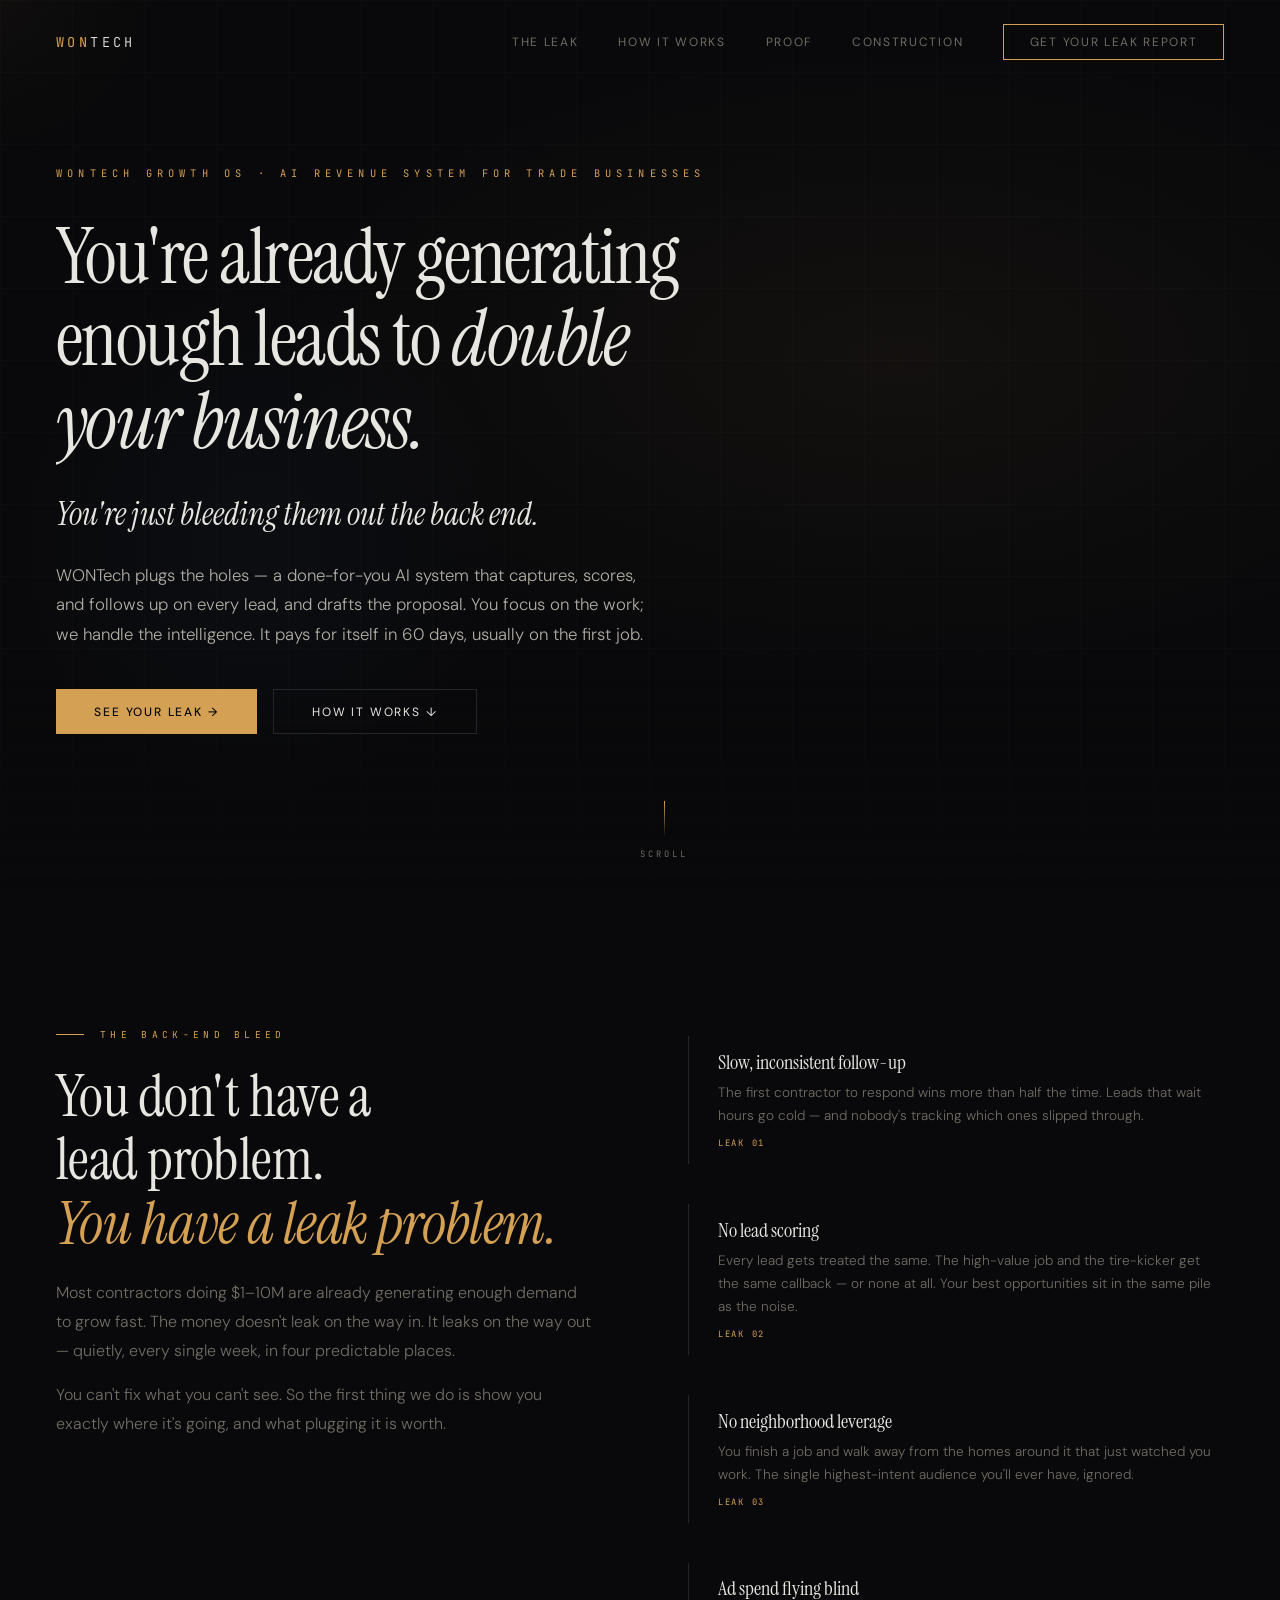
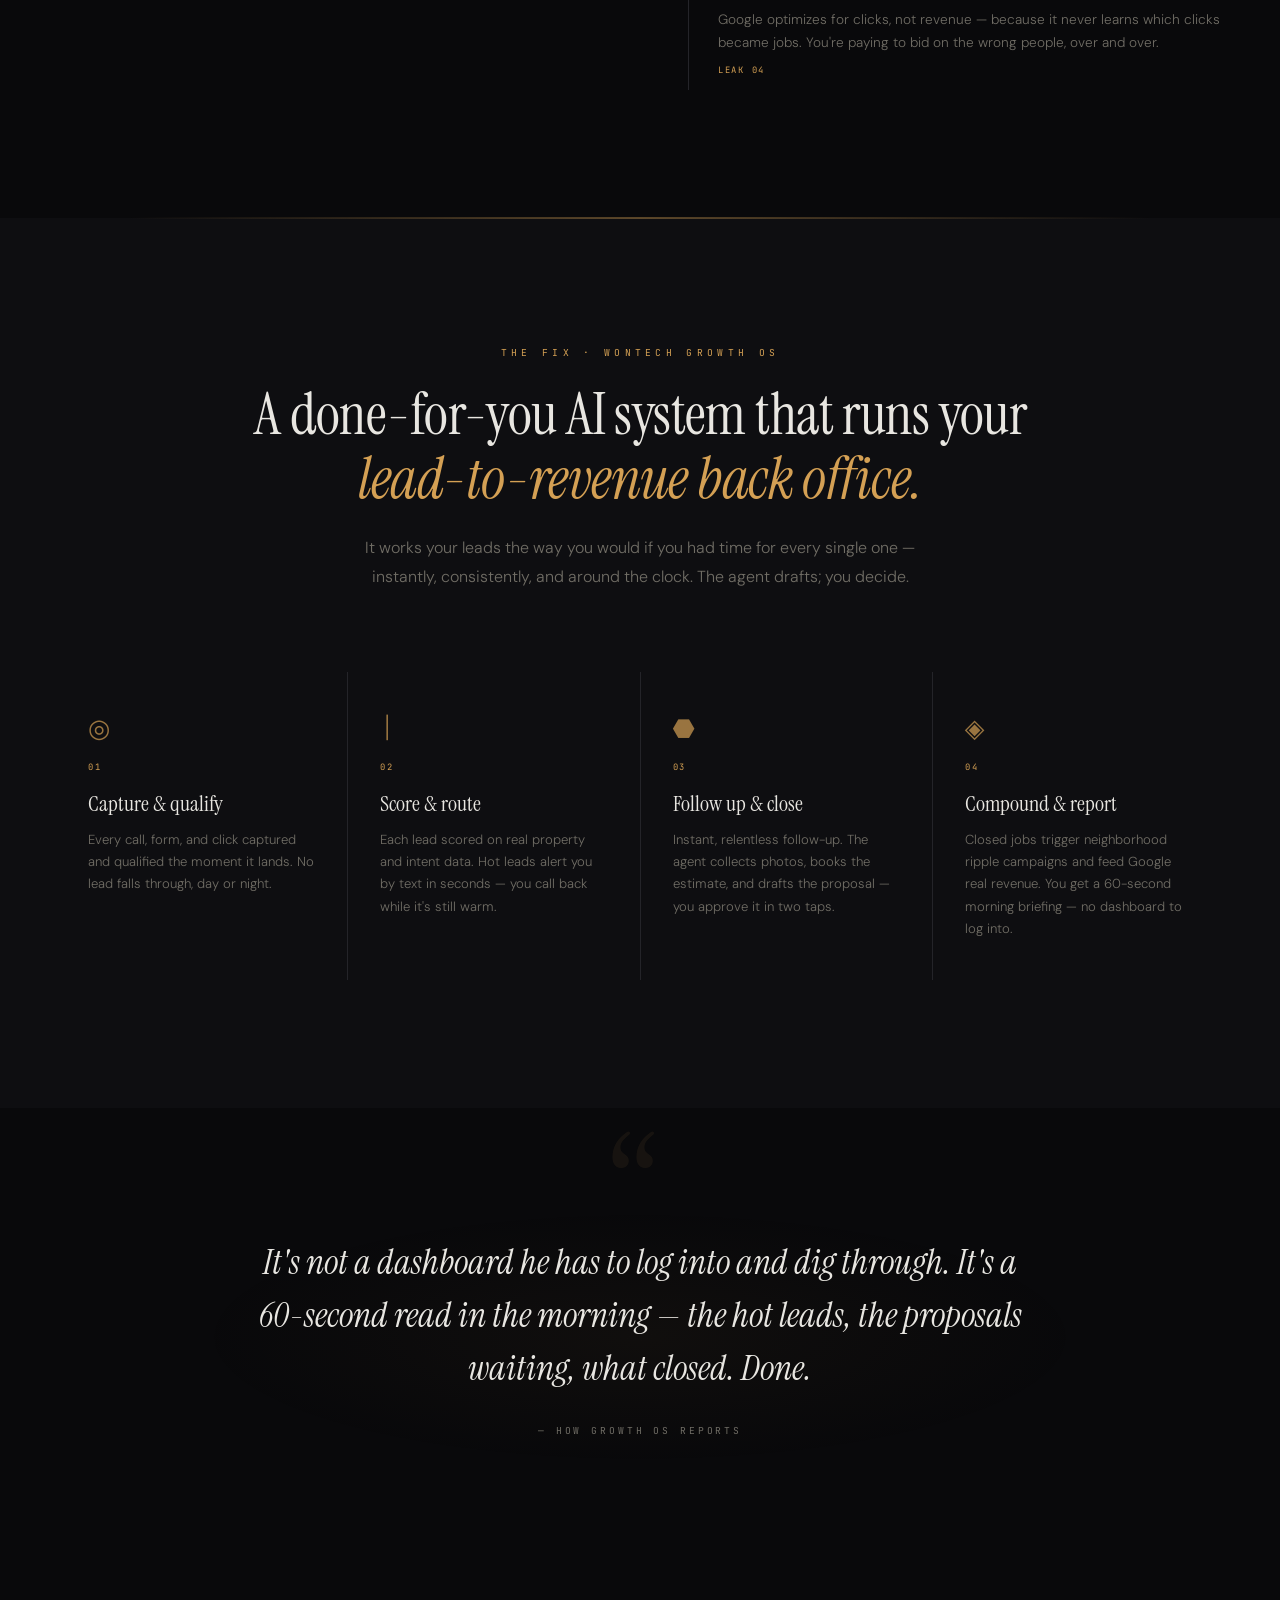
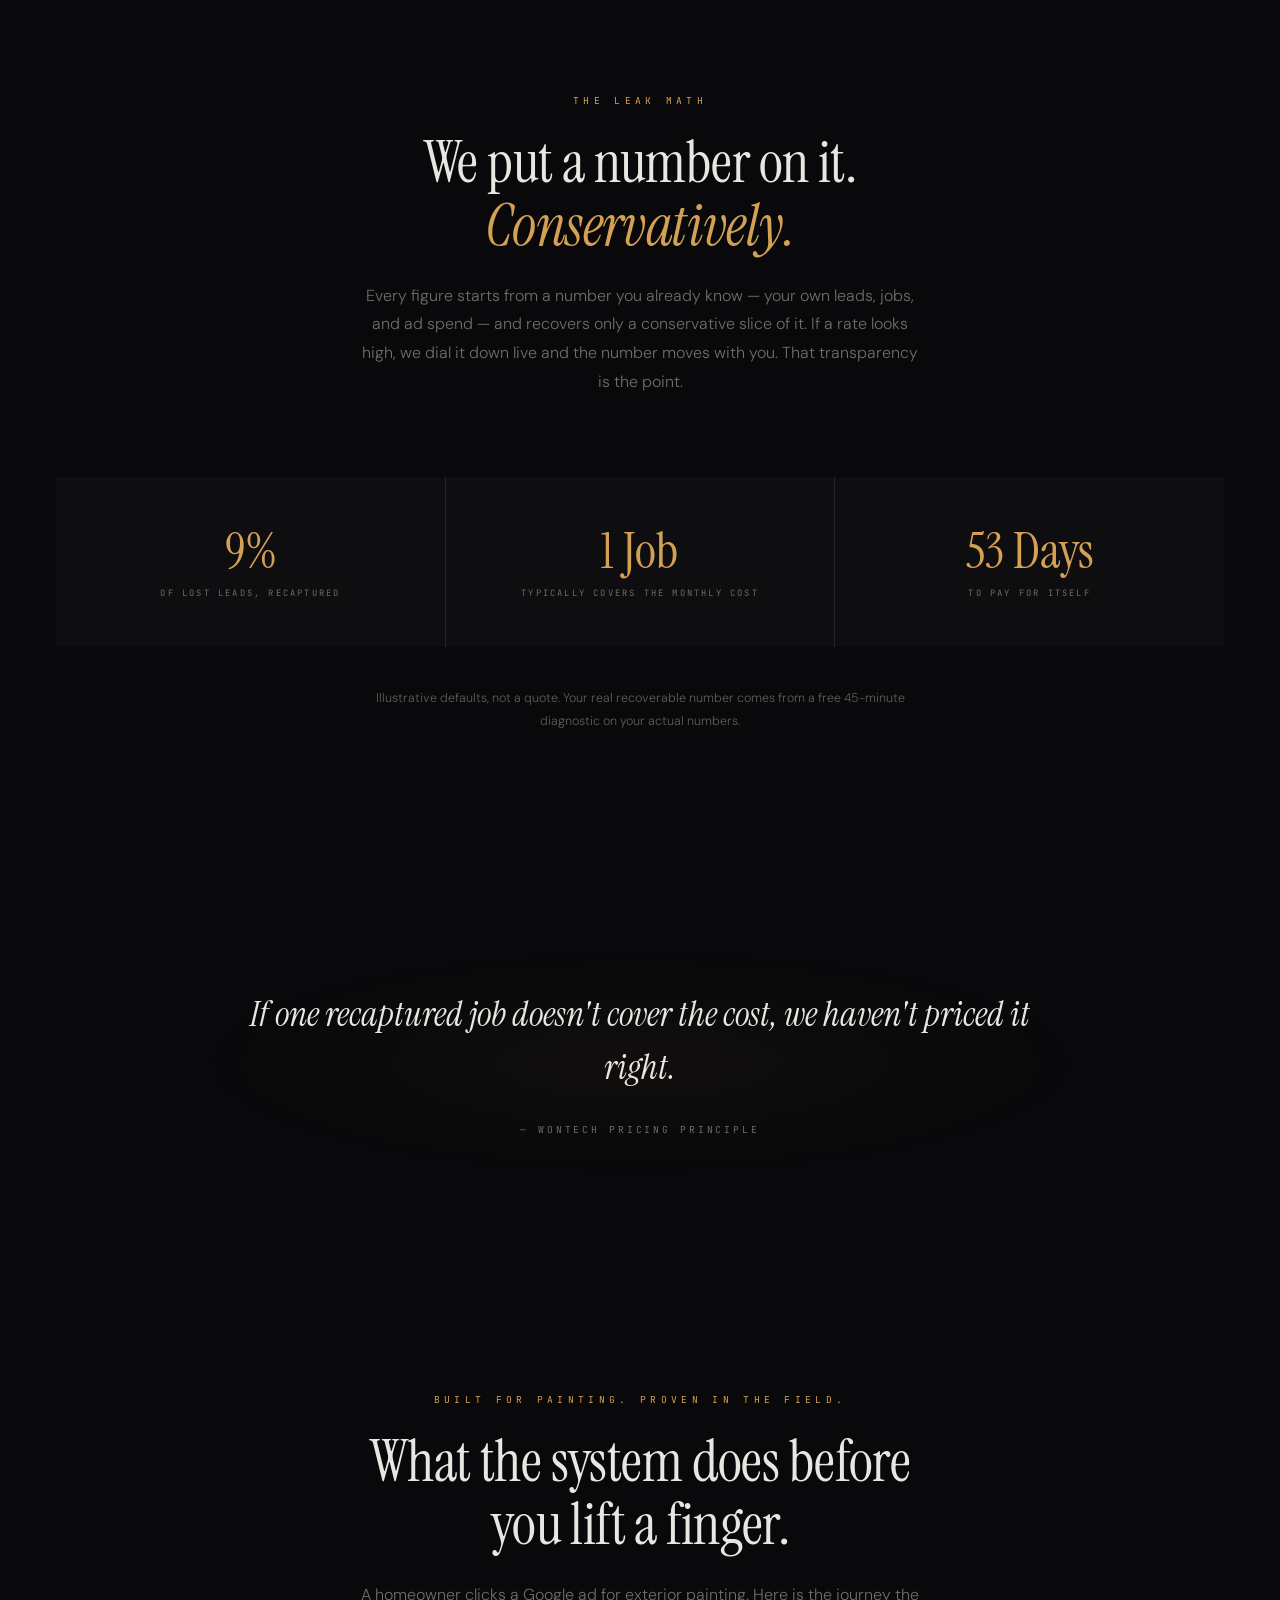
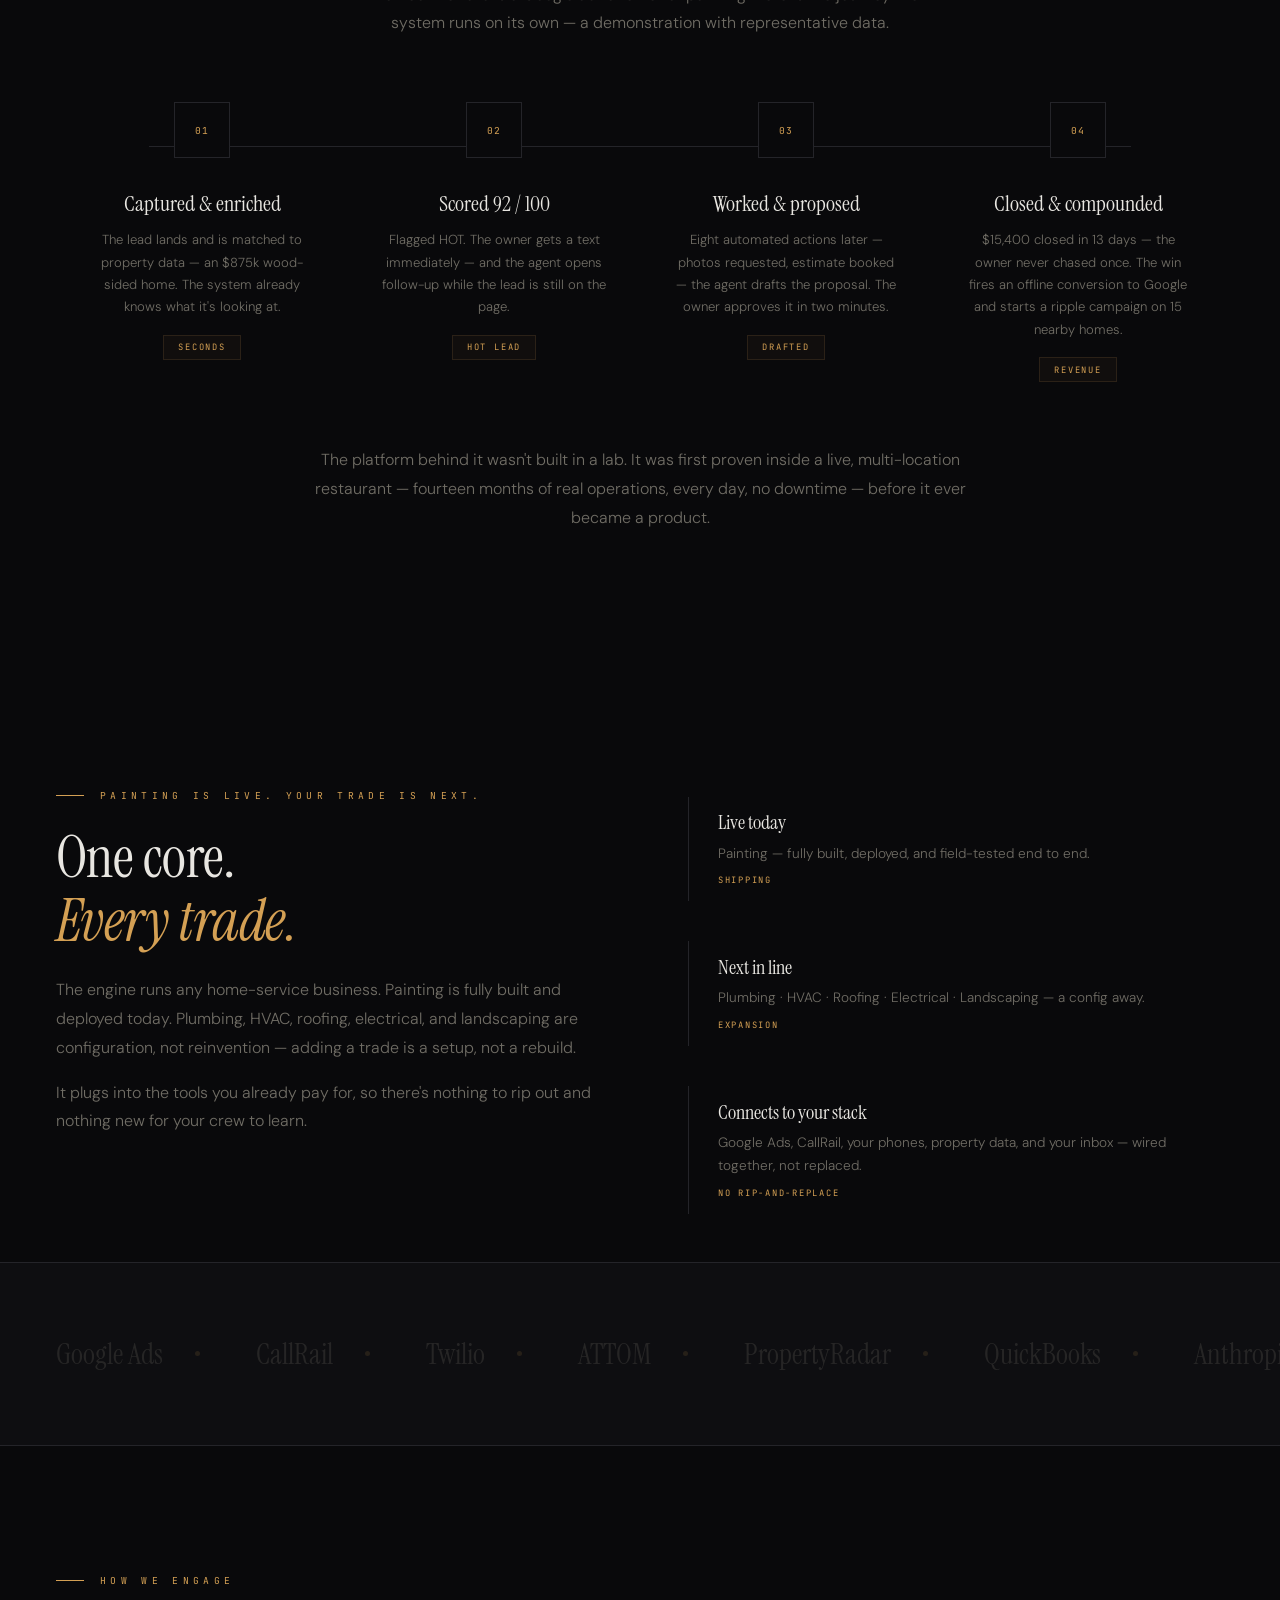
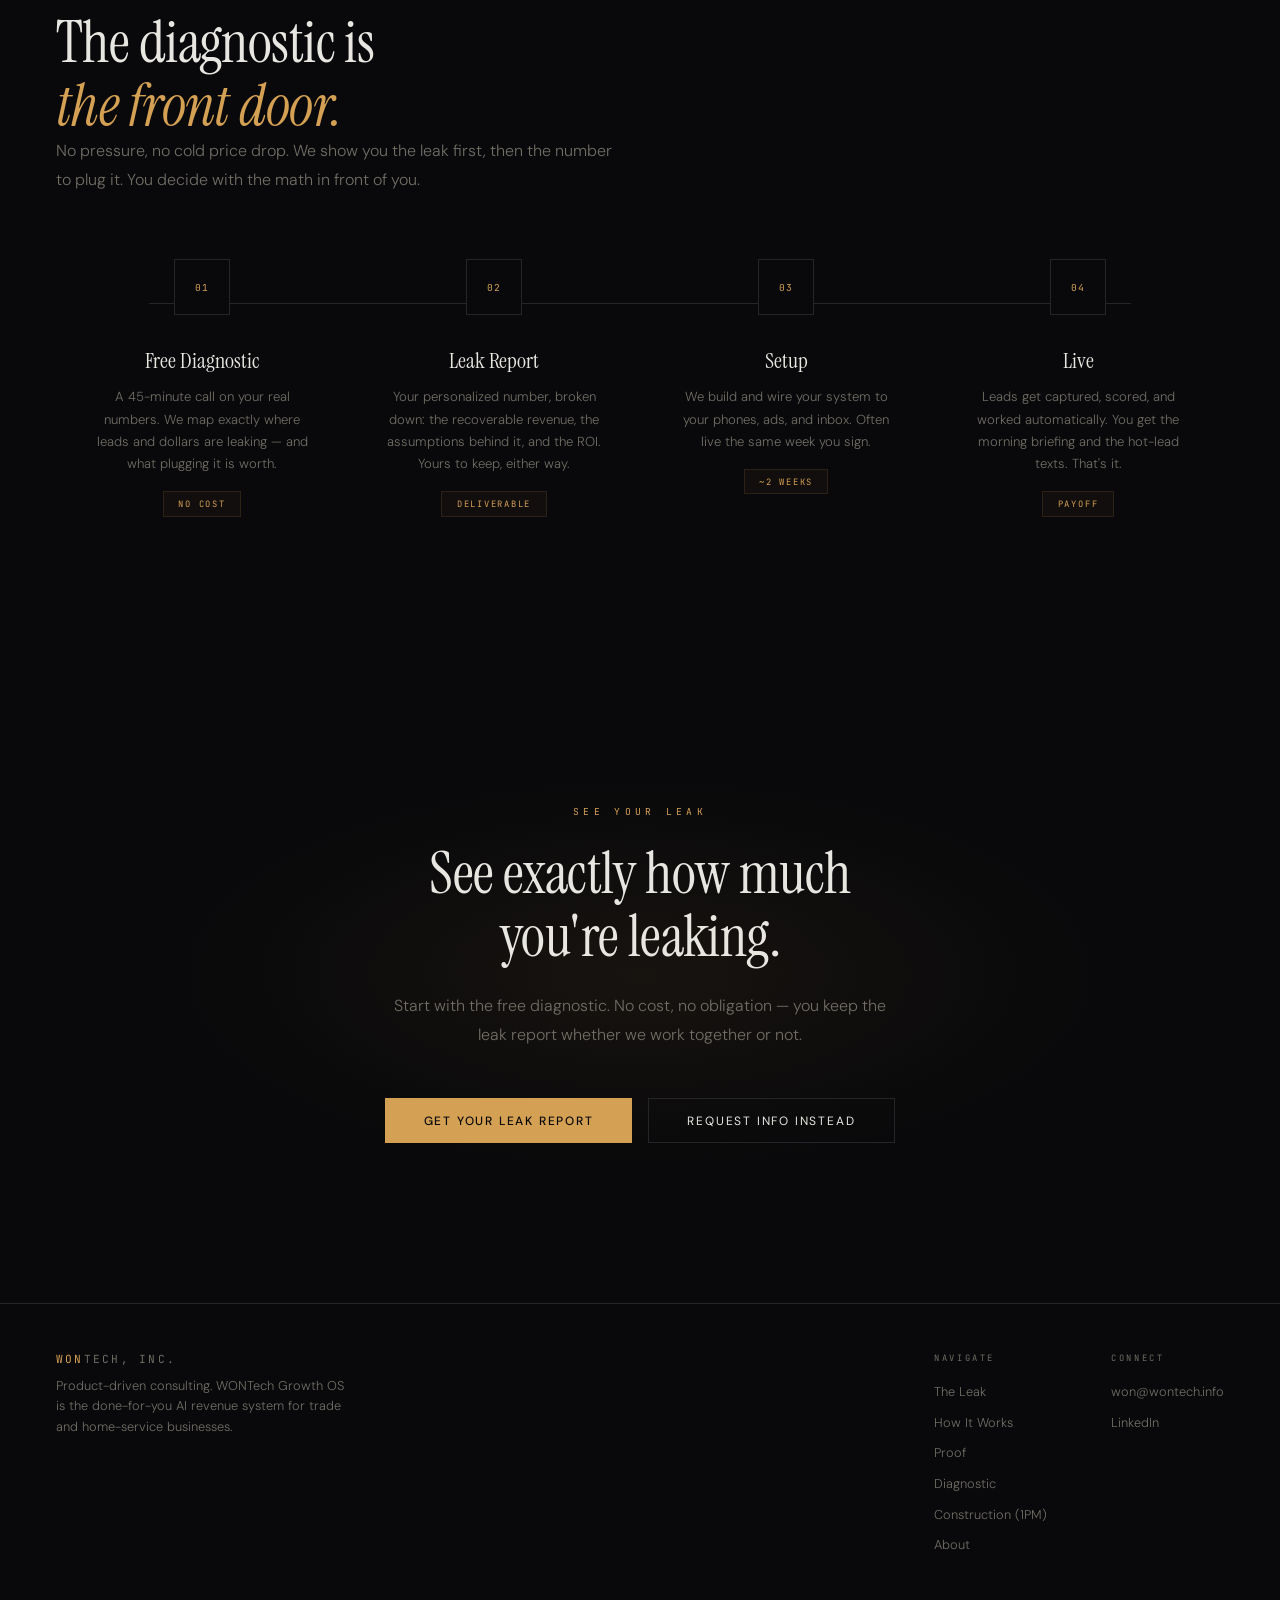
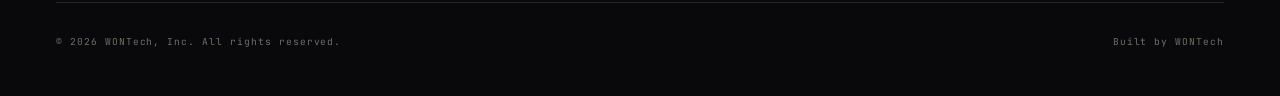
<file: index.html>
<!DOCTYPE html>
<html lang="en">
<head>
<meta charset="UTF-8">
<meta name="viewport" content="width=device-width, initial-scale=1.0">
<title>WONTech Growth OS — The AI Revenue System for Trade Businesses</title>

<!-- SEO -->
<meta name="description" content="You're already generating enough leads to double your business — you're just bleeding them out the back end. WONTech Growth OS is a done-for-you AI system that captures, scores, and follows up on every lead and drafts the proposal. It pays for itself in 60 days.">
<meta name="keywords" content="AI for contractors, lead follow-up automation, painting contractor leads, home service AI, lead scoring, speed to lead, Google Ads offline conversions, done-for-you AI revenue system, trade business growth, WONTech Growth OS">
<meta name="author" content="WONTech, Inc.">
<meta name="robots" content="index, follow, max-image-preview:large">
<link rel="canonical" href="https://wontech.info/">

<!-- Open Graph -->
<meta property="og:type" content="website">
<meta property="og:url" content="https://wontech.info/">
<meta property="og:title" content="WONTech Growth OS — Stop bleeding leads out the back end">
<meta property="og:description" content="A done-for-you AI revenue system for trade businesses. Captures, scores, and follows up on every lead, drafts the proposal, and reports in a 60-second morning briefing. Pays for itself in 60 days.">
<meta property="og:site_name" content="WONTech, Inc.">
<meta property="og:locale" content="en_US">

<!-- Twitter Card -->
<meta name="twitter:card" content="summary_large_image">
<meta name="twitter:title" content="WONTech Growth OS — The AI Revenue System for Trade Businesses">
<meta name="twitter:description" content="You're generating enough leads to double your business. You're just bleeding them out the back end. We plug the holes.">

<!-- JSON-LD: Organization + Service -->
<script type="application/ld+json">
{
  "@context":"https://schema.org",
  "@type":"Organization",
  "name":"WONTech, Inc.",
  "alternateName":"WONTech",
  "url":"https://wontech.info",
  "description":"Product-driven consulting firm. WONTech Growth OS is a done-for-you AI revenue system for local trade and service businesses.",
  "foundingDate":"2025",
  "founder":{"@type":"Person","name":"Wendell Nunes Jr."},
  "email":"won@wontech.info",
  "makesOffer":{
    "@type":"Offer",
    "itemOffered":{
      "@type":"Service",
      "name":"WONTech Growth OS",
      "serviceType":"AI revenue operating system for trade and home-service businesses",
      "description":"Captures, scores, and follows up on every lead, drafts proposals, closes the ad-spend loop, runs neighborhood ripple campaigns, and reports via a 60-second daily briefing."
    }
  }
}
</script>

<link rel="preconnect" href="https://fonts.googleapis.com">
<link href="https://fonts.googleapis.com/css2?family=Instrument+Serif:ital@0;1&family=DM+Sans:ital,opsz,wght@0,9..40,300;0,9..40,400;0,9..40,500;0,9..40,600;1,9..40,300;1,9..40,400&family=JetBrains+Mono:wght@300;400&display=swap" rel="stylesheet">
<link rel="stylesheet" href="assets/style.css">
</head>
<body>
<div class="cursor-glow" id="cursorGlow"></div>
<div class="particles" id="particles"></div>

<!-- NAV -->
<nav id="nav">
  <a href="index.html" class="logo"><span>WON</span>TECH</a>
  <div class="nav-links">
    <a href="#problem">The Leak</a>
    <a href="#how">How It Works</a>
    <a href="#proof">Proof</a>
    <a href="1pm.html">Construction</a>
    <a class="nav-cta" href="diagnostic.html">Get Your Leak Report</a>
  </div>
  <button class="mobile-toggle"><span></span><span></span><span></span></button>
</nav>
<div class="mobile-menu" id="mm">
  <button class="mobile-close">&times;</button>
  <a href="#problem">The Leak</a>
  <a href="#how">How It Works</a>
  <a href="#proof">Proof</a>
  <a href="1pm.html">Construction</a>
  <a href="diagnostic.html">Get Your Leak Report</a>
</div>

<!-- HERO -->
<section class="hero">
  <div class="grid-bg"></div>
  <div class="hero-content">
    <p class="hero-eyebrow">WONTech Growth OS &middot; AI Revenue System for Trade Businesses</p>
    <h1>
      <span class="ln"><span class="ln-i">You're already generating</span></span>
      <span class="ln"><span class="ln-i">enough leads to <em>double</em></span></span>
      <span class="ln"><span class="ln-i"><em>your business.</em></span></span>
    </h1>
    <p class="hero-punch">You're just bleeding them out the back end.</p>
    <p class="hero-desc">WONTech plugs the holes — a done-for-you AI system that captures, scores, and follows up on every lead, and drafts the proposal. You focus on the work; we handle the intelligence. It pays for itself in 60 days, usually on the first job.</p>
    <div class="hero-actions">
      <a class="btn btn-p" href="diagnostic.html">See Your Leak &#8594;</a>
      <a class="btn btn-s" href="#how">How It Works &#8595;</a>
    </div>
  </div>
  <div class="scroll-ind"><div class="scroll-bar"></div><span class="scroll-txt">Scroll</span></div>
</section>

<!-- THE LEAK / PROBLEM -->
<section class="wwd pad" id="problem">
  <div class="container">
    <div class="wwd-grid">
      <div>
        <div class="label r">The Back-End Bleed</div>
        <h2 class="title r" style="transition-delay:.08s">You don't have a<br>lead problem.<br><em>You have a leak problem.</em></h2>
        <p class="desc r" style="transition-delay:.16s;margin-top:1.5rem">Most contractors doing $1&ndash;10M are already generating enough demand to grow fast. The money doesn't leak on the way in. It leaks on the way out &mdash; quietly, every single week, in four predictable places.</p>
        <p class="desc r" style="transition-delay:.24s;margin-top:1rem">You can't fix what you can't see. So the first thing we do is show you exactly where it's going, and what plugging it is worth.</p>
      </div>
      <div class="wwd-right">
        <div class="capability r" style="transition-delay:.1s"><div class="cap-title">Slow, inconsistent follow-up</div><div class="cap-desc">The first contractor to respond wins more than half the time. Leads that wait hours go cold &mdash; and nobody's tracking which ones slipped through.</div><div class="cap-tag">Leak 01</div></div>
        <div class="capability r" style="transition-delay:.18s"><div class="cap-title">No lead scoring</div><div class="cap-desc">Every lead gets treated the same. The high-value job and the tire-kicker get the same callback &mdash; or none at all. Your best opportunities sit in the same pile as the noise.</div><div class="cap-tag">Leak 02</div></div>
        <div class="capability r" style="transition-delay:.26s"><div class="cap-title">No neighborhood leverage</div><div class="cap-desc">You finish a job and walk away from the homes around it that just watched you work. The single highest-intent audience you'll ever have, ignored.</div><div class="cap-tag">Leak 03</div></div>
        <div class="capability r" style="transition-delay:.34s"><div class="cap-title">Ad spend flying blind</div><div class="cap-desc">Google optimizes for clicks, not revenue &mdash; because it never learns which clicks became jobs. You're paying to bid on the wrong people, over and over.</div><div class="cap-tag">Leak 04</div></div>
      </div>
    </div>
  </div>
</section>

<!-- THE FIX -->
<section class="opm pad" id="how">
  <div class="opm-glow"></div>
  <div class="container">
    <div class="label label-center r">The Fix &middot; WONTech Growth OS</div>
    <h2 class="title r" style="text-align:center;transition-delay:.08s;max-width:820px;margin:0 auto">A done-for-you AI system that runs your<br><em>lead-to-revenue back office.</em></h2>
    <p class="desc r" style="text-align:center;transition-delay:.16s;margin:1.5rem auto 0">It works your leads the way you would if you had time for every single one &mdash; instantly, consistently, and around the clock. The agent drafts; you decide.</p>
    <div class="pillars">
      <div class="pillar rs"><span class="p-icon">&#9678;</span><div class="p-num">01</div><div class="p-title">Capture &amp; qualify</div><div class="p-desc">Every call, form, and click captured and qualified the moment it lands. No lead falls through, day or night.</div></div>
      <div class="pillar rs" style="transition-delay:.08s"><span class="p-icon">&#9168;</span><div class="p-num">02</div><div class="p-title">Score &amp; route</div><div class="p-desc">Each lead scored on real property and intent data. Hot leads alert you by text in seconds &mdash; you call back while it's still warm.</div></div>
      <div class="pillar rs" style="transition-delay:.16s"><span class="p-icon">&#11043;</span><div class="p-num">03</div><div class="p-title">Follow up &amp; close</div><div class="p-desc">Instant, relentless follow-up. The agent collects photos, books the estimate, and drafts the proposal &mdash; you approve it in two taps.</div></div>
      <div class="pillar rs" style="transition-delay:.24s"><span class="p-icon">&#9672;</span><div class="p-num">04</div><div class="p-title">Compound &amp; report</div><div class="p-desc">Closed jobs trigger neighborhood ripple campaigns and feed Google real revenue. You get a 60-second morning briefing &mdash; no dashboard to log into.</div></div>
    </div>
  </div>
</section>

<!-- BRIEFING QUOTE -->
<section class="quote-section">
  <div class="quote-mark">&ldquo;</div>
  <blockquote class="r">It's not a dashboard he has to log into and dig through. It's a 60-second read in the morning &mdash; the hot leads, the proposals waiting, what closed. Done.<cite>&mdash; How Growth OS Reports</cite></blockquote>
</section>

<!-- THE LEAK MATH -->
<section class="hww pad" id="math">
  <div class="container">
    <div class="label label-center r">The Leak Math</div>
    <h2 class="title r" style="text-align:center;transition-delay:.08s">We put a number on it.<br><em>Conservatively.</em></h2>
    <p class="desc r" style="text-align:center;transition-delay:.16s;margin:1.5rem auto 0">Every figure starts from a number you already know &mdash; your own leads, jobs, and ad spend &mdash; and recovers only a conservative slice of it. If a rate looks high, we dial it down live and the number moves with you. That transparency is the point.</p>
    <div class="stats-row">
      <div class="stat-cell r" style="transition-delay:.05s"><div class="stat-val" data-target="10" data-suffix="%">0%</div><div class="stat-label">Of Lost Leads, Recaptured</div></div>
      <div class="stat-cell r" style="transition-delay:.12s"><div class="stat-val">1 Job</div><div class="stat-label">Typically Covers The Monthly Cost</div></div>
      <div class="stat-cell r" style="transition-delay:.19s"><div class="stat-val" data-target="60" data-suffix=" Days">0 Days</div><div class="stat-label">To Pay For Itself</div></div>
    </div>
    <p class="desc r" style="text-align:center;margin:2.5rem auto 0;font-size:.78rem;opacity:.85">Illustrative defaults, not a quote. Your real recoverable number comes from a free 45-minute diagnostic on your actual numbers.</p>
  </div>
</section>

<!-- QUOTE 2 -->
<section class="quote-section">
  <blockquote class="r">If one recaptured job doesn't cover the cost, we haven't priced it right.<cite>&mdash; WONTech Pricing Principle</cite></blockquote>
</section>

<!-- PROOF -->
<section class="pad" id="proof">
  <div class="container">
    <div class="label label-center r">Built For Painting. Proven In The Field.</div>
    <h2 class="title r" style="text-align:center;transition-delay:.08s;max-width:760px;margin:0 auto">What the system does before<br>you lift a finger.</h2>
    <p class="desc r" style="text-align:center;transition-delay:.16s;margin:1.5rem auto 0">A homeowner clicks a Google ad for exterior painting. Here is the journey the system runs on its own &mdash; a demonstration with representative data.</p>
    <div class="timeline">
      <div class="tl-step r" style="transition-delay:.1s"><div class="tl-marker">01</div><div class="tl-title">Captured &amp; enriched</div><div class="tl-desc">The lead lands and is matched to property data &mdash; an $875k wood-sided home. The system already knows what it's looking at.</div><div class="tl-tag">Seconds</div></div>
      <div class="tl-step r" style="transition-delay:.2s"><div class="tl-marker">02</div><div class="tl-title">Scored 92 / 100</div><div class="tl-desc">Flagged HOT. The owner gets a text immediately &mdash; and the agent opens follow-up while the lead is still on the page.</div><div class="tl-tag">Hot Lead</div></div>
      <div class="tl-step r" style="transition-delay:.3s"><div class="tl-marker">03</div><div class="tl-title">Worked &amp; proposed</div><div class="tl-desc">Eight automated actions later &mdash; photos requested, estimate booked &mdash; the agent drafts the proposal. The owner approves it in two minutes.</div><div class="tl-tag">Drafted</div></div>
      <div class="tl-step r" style="transition-delay:.4s"><div class="tl-marker">04</div><div class="tl-title">Closed &amp; compounded</div><div class="tl-desc">$15,400 closed in 13 days &mdash; the owner never chased once. The win fires an offline conversion to Google and starts a ripple campaign on 15 nearby homes.</div><div class="tl-tag">Revenue</div></div>
    </div>
    <p class="desc r" style="text-align:center;margin:4rem auto 0;max-width:680px">The platform behind it wasn't built in a lab. It was first proven inside a live, multi-location restaurant &mdash; fourteen months of real operations, every day, no downtime &mdash; before it ever became a product.</p>
  </div>
</section>

<!-- TRADES -->
<section class="pad" id="trades" style="padding-bottom:3rem">
  <div class="container">
    <div class="wwd-grid">
      <div>
        <div class="label r">Painting Is Live. Your Trade Is Next.</div>
        <h2 class="title r" style="transition-delay:.08s">One core.<br><em>Every trade.</em></h2>
        <p class="desc r" style="transition-delay:.16s;margin-top:1.5rem">The engine runs any home-service business. Painting is fully built and deployed today. Plumbing, HVAC, roofing, electrical, and landscaping are configuration, not reinvention &mdash; adding a trade is a setup, not a rebuild.</p>
        <p class="desc r" style="transition-delay:.24s;margin-top:1rem">It plugs into the tools you already pay for, so there's nothing to rip out and nothing new for your crew to learn.</p>
      </div>
      <div class="wwd-right">
        <div class="capability r" style="transition-delay:.1s"><div class="cap-title">Live today</div><div class="cap-desc">Painting &mdash; fully built, deployed, and field-tested end to end.</div><div class="cap-tag">Shipping</div></div>
        <div class="capability r" style="transition-delay:.18s"><div class="cap-title">Next in line</div><div class="cap-desc">Plumbing &middot; HVAC &middot; Roofing &middot; Electrical &middot; Landscaping &mdash; a config away.</div><div class="cap-tag">Expansion</div></div>
        <div class="capability r" style="transition-delay:.26s"><div class="cap-title">Connects to your stack</div><div class="cap-desc">Google Ads, CallRail, your phones, property data, and your inbox &mdash; wired together, not replaced.</div><div class="cap-tag">No Rip-And-Replace</div></div>
      </div>
    </div>
  </div>
</section>

<!-- MARQUEE -->
<div class="strip">
  <div class="strip-inner">
    <div class="strip-item">Google Ads <span class="strip-dot"></span></div><div class="strip-item">CallRail <span class="strip-dot"></span></div><div class="strip-item">Twilio <span class="strip-dot"></span></div><div class="strip-item">ATTOM <span class="strip-dot"></span></div><div class="strip-item">PropertyRadar <span class="strip-dot"></span></div><div class="strip-item">QuickBooks <span class="strip-dot"></span></div><div class="strip-item">Anthropic Claude <span class="strip-dot"></span></div>
    <div class="strip-item">Google Ads <span class="strip-dot"></span></div><div class="strip-item">CallRail <span class="strip-dot"></span></div><div class="strip-item">Twilio <span class="strip-dot"></span></div><div class="strip-item">ATTOM <span class="strip-dot"></span></div><div class="strip-item">PropertyRadar <span class="strip-dot"></span></div><div class="strip-item">QuickBooks <span class="strip-dot"></span></div><div class="strip-item">Anthropic Claude <span class="strip-dot"></span></div>
  </div>
</div>

<!-- HOW WE ENGAGE -->
<section class="hww pad" id="process">
  <div class="container">
    <div class="label r">How We Engage</div>
    <h2 class="title r" style="transition-delay:.08s">The diagnostic is<br><em>the front door.</em></h2>
    <p class="desc r" style="transition-delay:.16s;margin-bottom:4rem">No pressure, no cold price drop. We show you the leak first, then the number to plug it. You decide with the math in front of you.</p>
    <div class="timeline">
      <div class="tl-step r" style="transition-delay:.1s"><div class="tl-marker">01</div><div class="tl-title">Free Diagnostic</div><div class="tl-desc">A 45-minute call on your real numbers. We map exactly where leads and dollars are leaking &mdash; and what plugging it is worth.</div><div class="tl-tag">No Cost</div></div>
      <div class="tl-step r" style="transition-delay:.2s"><div class="tl-marker">02</div><div class="tl-title">Leak Report</div><div class="tl-desc">Your personalized number, broken down: the recoverable revenue, the assumptions behind it, and the ROI. Yours to keep, either way.</div><div class="tl-tag">Deliverable</div></div>
      <div class="tl-step r" style="transition-delay:.3s"><div class="tl-marker">03</div><div class="tl-title">Setup</div><div class="tl-desc">We build and wire your system to your phones, ads, and inbox. Often live the same week you sign.</div><div class="tl-tag">~2 Weeks</div></div>
      <div class="tl-step r" style="transition-delay:.4s"><div class="tl-marker">04</div><div class="tl-title">Live</div><div class="tl-desc">Leads get captured, scored, and worked automatically. You get the morning briefing and the hot-lead texts. That's it.</div><div class="tl-tag">Payoff</div></div>
    </div>
  </div>
</section>

<!-- CTA -->
<section class="cta" id="contact">
  <div class="label label-center r">See Your Leak</div>
  <h2 class="title r" style="transition-delay:.08s">See exactly how much<br>you're leaking.</h2>
  <p class="desc r" style="transition-delay:.16s;text-align:center">Start with the free diagnostic. No cost, no obligation &mdash; you keep the leak report whether we work together or not.</p>
  <div class="cta-btns r" style="transition-delay:.24s">
    <a class="btn btn-p" href="diagnostic.html">Get Your Leak Report</a>
    <a class="btn btn-s" id="ctaInfo">Request Info Instead</a>
  </div>
</section>

<!-- FOOTER -->
<footer>
  <div class="footer-inner">
    <div><div class="f-brand"><span>WON</span>TECH, INC.</div><div class="f-tagline">Product-driven consulting. WONTech Growth OS is the done-for-you AI revenue system for trade and home-service businesses.</div></div>
    <div><div class="f-col-title">Navigate</div><ul class="f-links"><li><a href="#problem">The Leak</a></li><li><a href="#how">How It Works</a></li><li><a href="#proof">Proof</a></li><li><a href="diagnostic.html">Diagnostic</a></li><li><a href="1pm.html">Construction (1PM)</a></li><li><a href="about.html">About</a></li></ul></div>
    <div><div class="f-col-title">Connect</div><ul class="f-links"><li><a id="footerEmail"></a></li><li><a href="https://www.linkedin.com/" target="_blank" rel="noopener">LinkedIn</a></li></ul></div>
  </div>
  <div class="f-bottom"><span>&copy; 2026 WONTech, Inc. All rights reserved.</span><span>Built by WONTech</span></div>
</footer>

<script src="assets/site.js"></script>
</body>
</html>
</file>
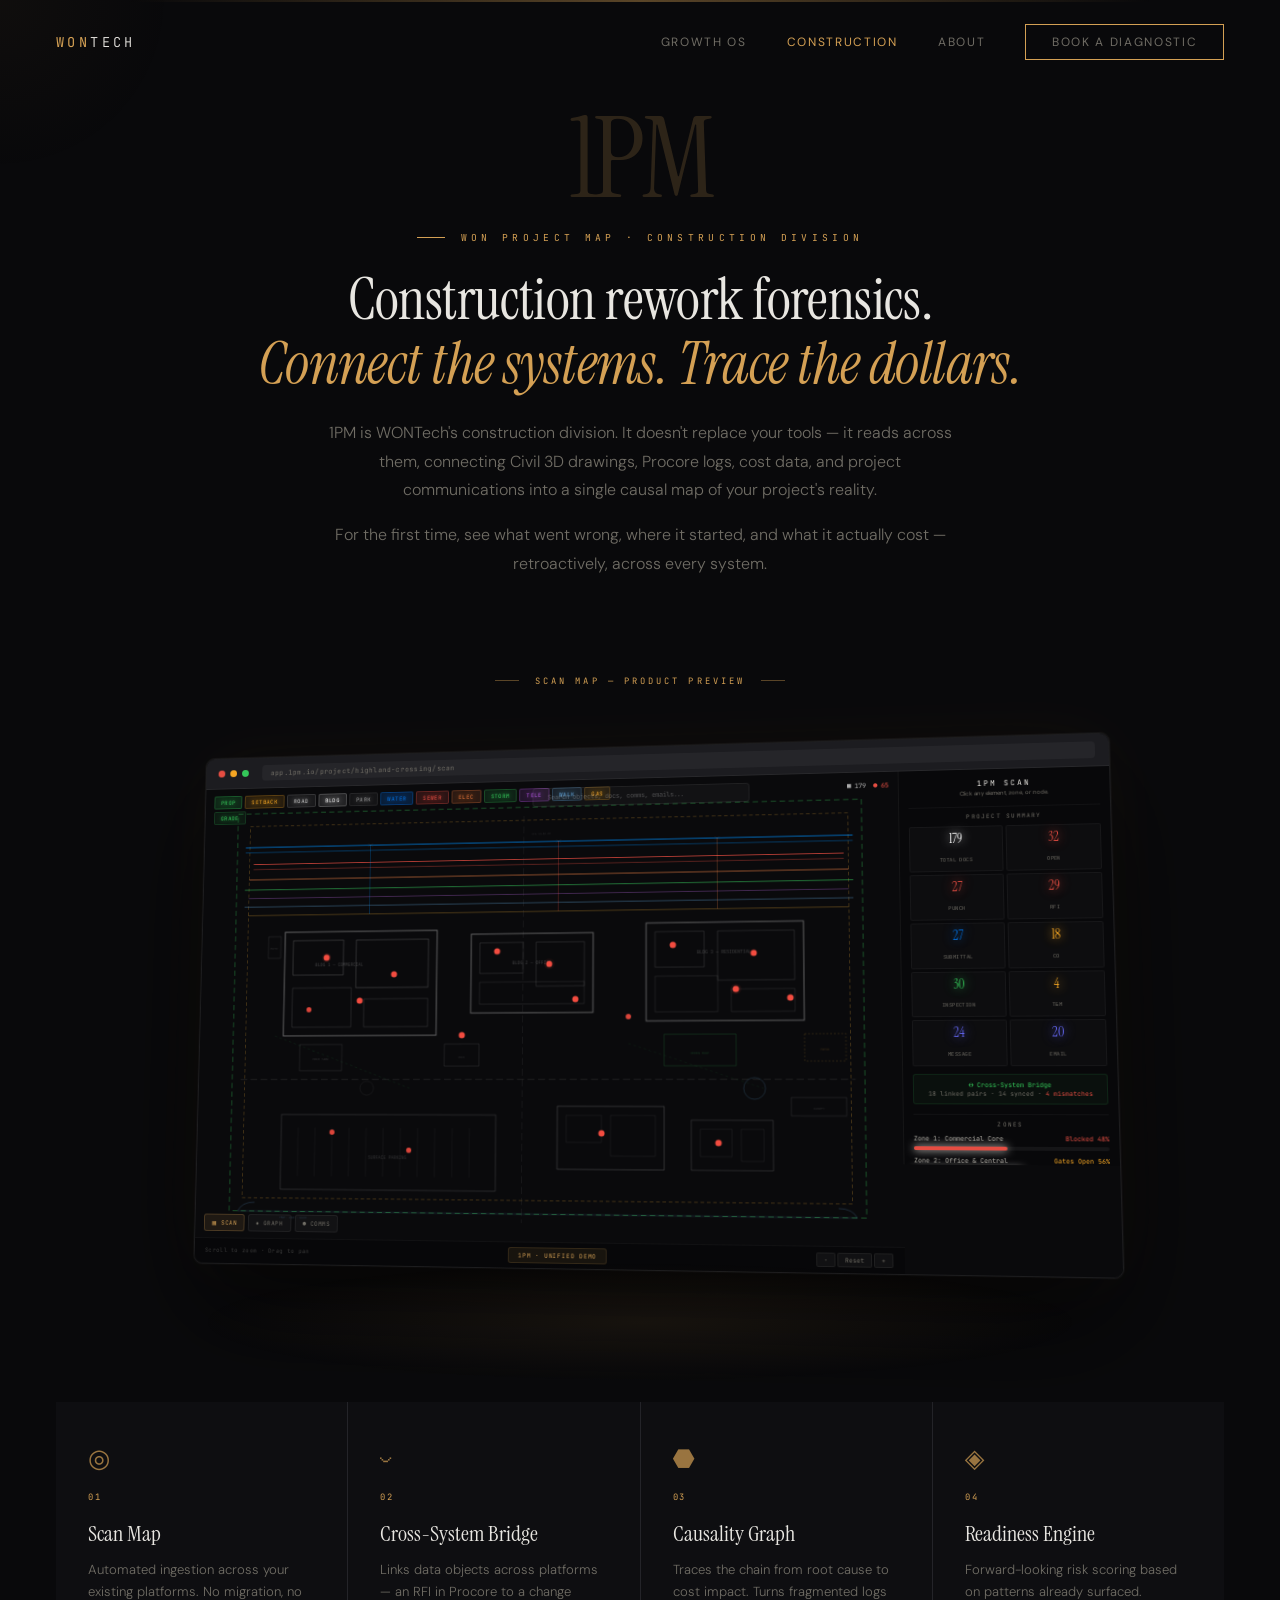
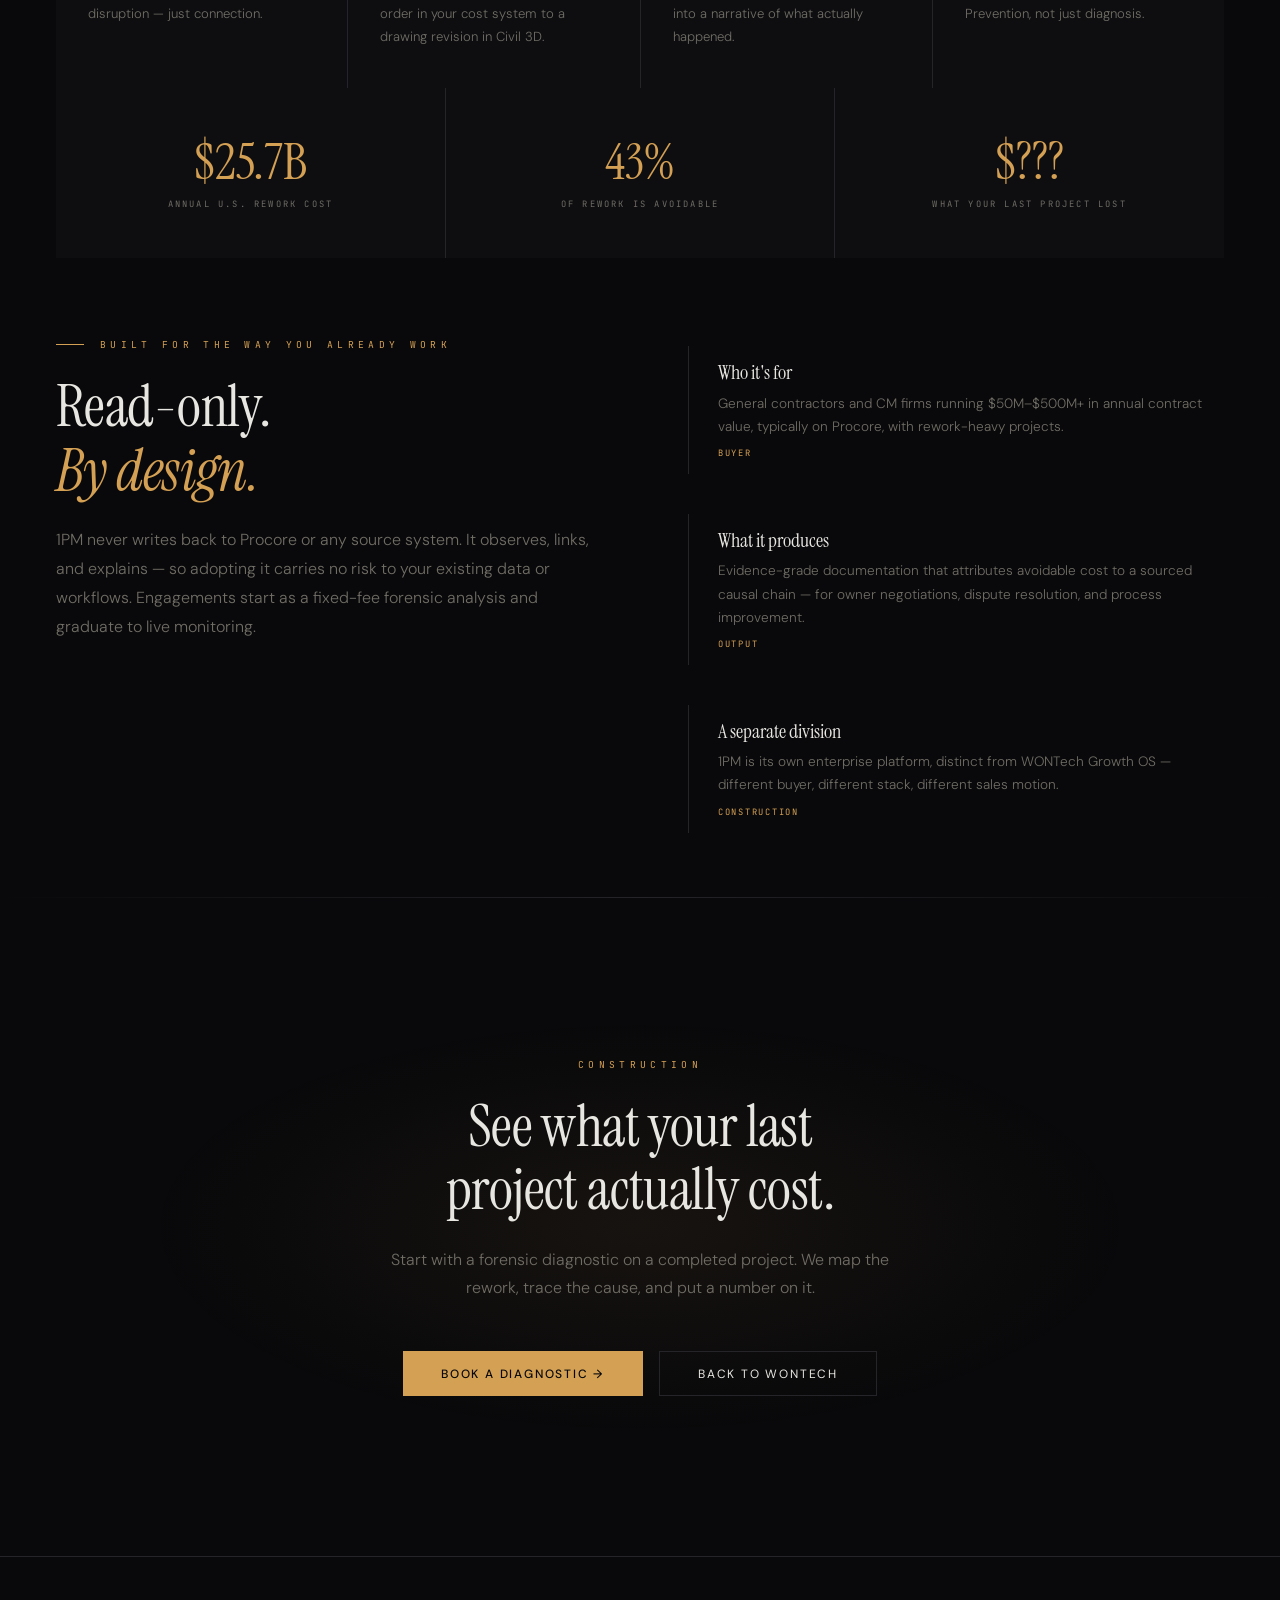
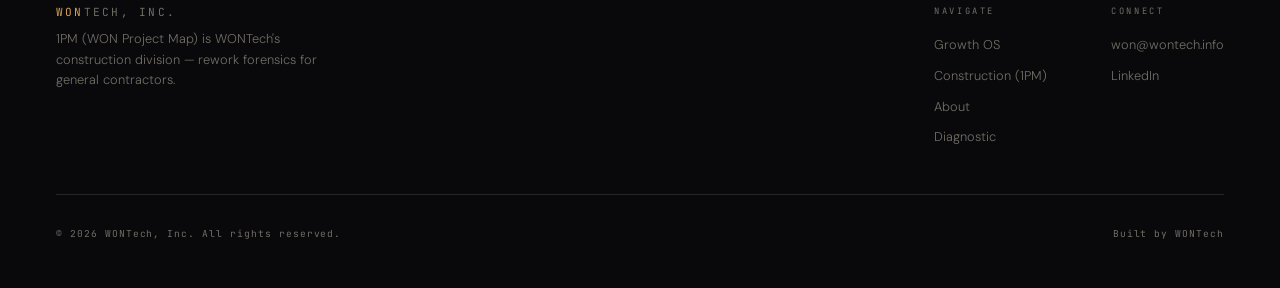
<file: 1pm.html>
<!DOCTYPE html>
<html lang="en">
<head>
<meta charset="UTF-8">
<meta name="viewport" content="width=device-width, initial-scale=1.0">
<title>1PM (WON Project Map) — Construction Rework Forensics · WONTech</title>

<!-- SEO -->
<meta name="description" content="1PM (WON Project Map) is WONTech's construction division — a rework-forensics platform for general contractors. It connects to Procore, your cost system, and project comms (read-only), traces the causal chain from an unanswered RFI to a downstream change order, and quantifies the avoidable cost.">
<meta name="keywords" content="construction rework forensics, WON Project Map, 1PM, Procore integration, RFI to change order, cost attribution, general contractor software, construction data analytics, Civil 3D Procore, dispute documentation">
<meta name="author" content="WONTech, Inc.">
<meta name="robots" content="index, follow, max-image-preview:large">
<link rel="canonical" href="https://wontech.info/1pm.html">

<meta property="og:type" content="website">
<meta property="og:url" content="https://wontech.info/1pm.html">
<meta property="og:title" content="1PM — Construction Rework Forensics">
<meta property="og:description" content="Connect the systems. Trace the dollars. WONTech's construction division turns fragmented project logs into a causal map of what went wrong, where it started, and what it cost.">
<meta property="og:site_name" content="WONTech, Inc.">
<meta property="og:locale" content="en_US">

<meta name="twitter:card" content="summary_large_image">
<meta name="twitter:title" content="1PM (WON Project Map) — Construction Rework Forensics">
<meta name="twitter:description" content="Reads across Procore, cost systems, and comms — read-only — to trace rework to its root cause and quantify the avoidable dollars.">

<script type="application/ld+json">
{
  "@context":"https://schema.org",
  "@type":"Product",
  "name":"1PM (WON Project Map)",
  "brand":{"@type":"Brand","name":"WONTech"},
  "category":"Construction rework forensics software",
  "description":"A rework-forensics platform for general contractors. Connects read-only to Procore, cost systems, and project communications, traces the causal chain from root cause to cost impact, and produces evidence-grade documentation."
}
</script>

<link rel="preconnect" href="https://fonts.googleapis.com">
<link href="https://fonts.googleapis.com/css2?family=Instrument+Serif:ital@0;1&family=DM+Sans:ital,opsz,wght@0,9..40,300;0,9..40,400;0,9..40,500;0,9..40,600;1,9..40,300;1,9..40,400&family=JetBrains+Mono:wght@300;400&display=swap" rel="stylesheet">
<link rel="stylesheet" href="assets/style.css">
</head>
<body>
<div class="cursor-glow" id="cursorGlow"></div>
<div class="particles" id="particles"></div>

<!-- NAV -->
<nav id="nav" class="scrolled">
  <a href="index.html" class="logo"><span>WON</span>TECH</a>
  <div class="nav-links">
    <a href="index.html#how">Growth OS</a>
    <a href="1pm.html" class="active">Construction</a>
    <a href="about.html">About</a>
    <a class="nav-cta" href="diagnostic.html">Book A Diagnostic</a>
  </div>
  <button class="mobile-toggle"><span></span><span></span><span></span></button>
</nav>
<div class="mobile-menu" id="mm">
  <button class="mobile-close">&times;</button>
  <a href="index.html#how">Growth OS</a>
  <a href="1pm.html">Construction</a>
  <a href="about.html">About</a>
  <a href="diagnostic.html">Book A Diagnostic</a>
</div>

<div class="opm-page">
  <section class="opm-page-content" style="padding-top:7rem;position:relative">
    <div class="opm-glow" style="top:0"></div>
    <div class="opm-hero-centered">
      <div class="opm-name rs">1PM</div>
      <div class="label rs" style="justify-content:center;transition-delay:.05s">WON Project Map &middot; Construction Division</div>
      <h2 class="title r" style="text-align:center;transition-delay:.1s">Construction rework forensics.<br><em>Connect the systems. Trace the dollars.</em></h2>
      <p class="desc r" style="margin:1.5rem auto 0;text-align:center;max-width:640px;transition-delay:.18s">1PM is WONTech's construction division. It doesn't replace your tools &mdash; it reads across them, connecting Civil 3D drawings, Procore logs, cost data, and project communications into a single causal map of your project's reality.</p>
      <p class="desc r" style="margin:1rem auto 0;text-align:center;max-width:640px;transition-delay:.24s">For the first time, see what went wrong, where it started, and what it actually cost &mdash; retroactively, across every system.</p>
    </div>

    <!-- Product Demo Mockup (Scan Map) -->
    <div class="demo-wrap rs" style="transition-delay:.1s">
      <div class="demo-label">Scan Map &mdash; Product Preview</div>
      <div class="demo-frame">
        <div class="demo-chrome">
          <div class="demo-dot r"></div><div class="demo-dot y"></div><div class="demo-dot g"></div>
          <div class="demo-url">app.1pm.io/project/highland-crossing/scan</div>
        </div>
        <div class="demo-body">
          <div class="lf-bar">
            <div class="lf-pill" style="background:rgba(52,199,89,.15);border-color:rgba(52,199,89,.3);color:#34c759">PROP</div>
            <div class="lf-pill" style="background:rgba(245,166,35,.12);border-color:rgba(245,166,35,.25);color:#f5a623">SETBACK</div>
            <div class="lf-pill" style="background:rgba(255,255,255,.06);border-color:rgba(255,255,255,.12);color:#ccc">ROAD</div>
            <div class="lf-pill lf-active" style="background:rgba(255,255,255,.1);border-color:rgba(255,255,255,.2);color:#fff">BLDG</div>
            <div class="lf-pill" style="background:rgba(255,255,255,.04);border-color:rgba(255,255,255,.08);color:#999">PARK</div>
            <div class="lf-pill" style="background:rgba(0,113,227,.2);border-color:rgba(0,113,227,.35);color:#0071e3">WATER</div>
            <div class="lf-pill" style="background:rgba(229,77,66,.15);border-color:rgba(229,77,66,.3);color:#e54d42">SEWER</div>
            <div class="lf-pill" style="background:rgba(232,118,58,.15);border-color:rgba(232,118,58,.3);color:#e8763a">ELEC</div>
            <div class="lf-pill" style="background:rgba(52,199,89,.12);border-color:rgba(52,199,89,.25);color:#34c759">STORM</div>
            <div class="lf-pill" style="background:rgba(175,82,222,.15);border-color:rgba(175,82,222,.3);color:#af52de">TELE</div>
            <div class="lf-pill" style="background:rgba(90,159,212,.12);border-color:rgba(90,159,212,.25);color:#5a9fd4">WALK</div>
            <div class="lf-pill" style="background:rgba(245,166,35,.1);border-color:rgba(245,166,35,.2);color:#f5a623">GAS</div>
            <div class="lf-pill" style="background:rgba(52,199,89,.08);border-color:rgba(52,199,89,.18);color:#34c759">GRADE</div>
          </div>
          <div class="sm-search">Search objects, docs, comms, emails...</div>
          <div class="sm-counts"><span style="color:#aaa">&#9632; 179</span> <span style="color:#e54d42">&#9679; 65</span></div>
          <div class="sm-canvas">
            <svg viewBox="0 0 800 520" width="100%" height="100%" xmlns="http://www.w3.org/2000/svg">
              <rect x="40" y="30" width="720" height="460" fill="none" stroke="#3ddf66" stroke-width=".8" stroke-dasharray="6,4" opacity=".45"/>
              <rect x="55" y="45" width="690" height="430" fill="none" stroke="#ffba3d" stroke-width=".6" stroke-dasharray="4,3" opacity=".4"/>
              <line x1="50" y1="70" x2="750" y2="70" stroke="#0091ff" stroke-width="1" opacity=".75"/>
              <line x1="50" y1="76" x2="750" y2="76" stroke="#0091ff" stroke-width=".7" opacity=".55"/>
              <line x1="60" y1="90" x2="740" y2="90" stroke="#ff5548" stroke-width="1" opacity=".7"/>
              <line x1="60" y1="96" x2="740" y2="96" stroke="#ff5548" stroke-width=".7" opacity=".5"/>
              <line x1="55" y1="108" x2="745" y2="108" stroke="#ff8a4a" stroke-width=".9" opacity=".65"/>
              <line x1="50" y1="120" x2="750" y2="120" stroke="#3ddf66" stroke-width=".9" opacity=".6"/>
              <line x1="55" y1="130" x2="745" y2="130" stroke="#c46ef0" stroke-width=".6" opacity=".55"/>
              <line x1="50" y1="140" x2="750" y2="140" stroke="#6ab4ee" stroke-width=".7" opacity=".55"/>
              <line x1="55" y1="150" x2="745" y2="150" stroke="#ffba3d" stroke-width=".6" opacity=".5"/>
              <line x1="200" y1="70" x2="200" y2="150" stroke="#0091ff" stroke-width=".5" opacity=".5"/>
              <line x1="420" y1="70" x2="420" y2="150" stroke="#ff5548" stroke-width=".5" opacity=".5"/>
              <line x1="600" y1="70" x2="600" y2="150" stroke="#ff8a4a" stroke-width=".5" opacity=".5"/>
              <line x1="50" y1="340" x2="750" y2="340" stroke="#666" stroke-width=".5" stroke-dasharray="8,4" opacity=".5"/>
              <line x1="380" y1="40" x2="380" y2="500" stroke="#666" stroke-width=".4" stroke-dasharray="8,4" opacity=".4"/>
              <rect x="100" y="170" width="180" height="120" fill="none" stroke="rgba(255,255,255,.4)" stroke-width="1"/>
              <rect x="110" y="180" width="60" height="40" fill="none" stroke="rgba(255,255,255,.28)" stroke-width=".6"/>
              <rect x="185" y="180" width="85" height="55" fill="none" stroke="rgba(255,255,255,.28)" stroke-width=".6"/>
              <rect x="110" y="235" width="70" height="45" fill="none" stroke="rgba(255,255,255,.22)" stroke-width=".5"/>
              <rect x="195" y="248" width="75" height="32" fill="none" stroke="rgba(255,255,255,.22)" stroke-width=".5"/>
              <text x="165" y="210" font-size="5" fill="rgba(255,255,255,.22)" font-family="monospace" text-anchor="middle">BLDG 1 — COMMERCIAL</text>
              <rect x="120" y="300" width="50" height="30" fill="none" stroke="rgba(255,255,255,.18)" stroke-width=".5"/>
              <text x="145" y="318" font-size="3.5" fill="rgba(255,255,255,.16)" font-family="monospace" text-anchor="middle">MECH YARD</text>
              <rect x="80" y="175" width="15" height="25" fill="none" stroke="rgba(255,255,255,.18)" stroke-width=".5"/>
              <text x="87" y="190" font-size="3" fill="rgba(255,255,255,.14)" font-family="monospace" text-anchor="middle">ENTRY</text>
              <rect x="320" y="175" width="140" height="90" fill="none" stroke="rgba(255,255,255,.38)" stroke-width="1"/>
              <rect x="330" y="185" width="50" height="35" fill="none" stroke="rgba(255,255,255,.22)" stroke-width=".5"/>
              <rect x="395" y="185" width="55" height="50" fill="none" stroke="rgba(255,255,255,.22)" stroke-width=".5"/>
              <rect x="330" y="230" width="120" height="25" fill="none" stroke="rgba(255,255,255,.18)" stroke-width=".5"/>
              <text x="390" y="210" font-size="5" fill="rgba(255,255,255,.22)" font-family="monospace" text-anchor="middle">BLDG 2 — OFFICE</text>
              <rect x="520" y="165" width="175" height="110" fill="none" stroke="rgba(255,255,255,.38)" stroke-width="1"/>
              <rect x="530" y="175" width="55" height="40" fill="none" stroke="rgba(255,255,255,.22)" stroke-width=".5"/>
              <rect x="600" y="175" width="85" height="55" fill="none" stroke="rgba(255,255,255,.22)" stroke-width=".5"/>
              <rect x="530" y="225" width="70" height="40" fill="none" stroke="rgba(255,255,255,.18)" stroke-width=".5"/>
              <rect x="615" y="240" width="70" height="25" fill="none" stroke="rgba(255,255,255,.18)" stroke-width=".5"/>
              <text x="607" y="200" font-size="5" fill="rgba(255,255,255,.22)" font-family="monospace" text-anchor="middle">BLDG 3 — RESIDENTIAL</text>
              <rect x="100" y="380" width="250" height="85" fill="none" stroke="rgba(255,255,255,.22)" stroke-width=".6"/>
              <line x1="120" y1="395" x2="120" y2="450" stroke="rgba(255,255,255,.1)" stroke-width=".4"/><line x1="140" y1="395" x2="140" y2="450" stroke="rgba(255,255,255,.1)" stroke-width=".4"/><line x1="160" y1="395" x2="160" y2="450" stroke="rgba(255,255,255,.1)" stroke-width=".4"/><line x1="180" y1="395" x2="180" y2="450" stroke="rgba(255,255,255,.1)" stroke-width=".4"/><line x1="200" y1="395" x2="200" y2="450" stroke="rgba(255,255,255,.1)" stroke-width=".4"/><line x1="220" y1="395" x2="220" y2="450" stroke="rgba(255,255,255,.1)" stroke-width=".4"/><line x1="240" y1="395" x2="240" y2="450" stroke="rgba(255,255,255,.1)" stroke-width=".4"/><line x1="260" y1="395" x2="260" y2="450" stroke="rgba(255,255,255,.1)" stroke-width=".4"/><line x1="280" y1="395" x2="280" y2="450" stroke="rgba(255,255,255,.1)" stroke-width=".4"/><line x1="300" y1="395" x2="300" y2="450" stroke="rgba(255,255,255,.1)" stroke-width=".4"/><line x1="320" y1="395" x2="320" y2="450" stroke="rgba(255,255,255,.1)" stroke-width=".4"/>
              <text x="225" y="430" font-size="5" fill="rgba(255,255,255,.16)" font-family="monospace" text-anchor="middle">SURFACE PARKING</text>
              <rect x="420" y="370" width="120" height="70" fill="none" stroke="rgba(255,255,255,.28)" stroke-width=".6"/>
              <rect x="430" y="380" width="40" height="30" fill="none" stroke="rgba(255,255,255,.15)" stroke-width=".4"/>
              <rect x="480" y="380" width="50" height="45" fill="none" stroke="rgba(255,255,255,.15)" stroke-width=".4"/>
              <rect x="570" y="385" width="90" height="55" fill="none" stroke="rgba(255,255,255,.22)" stroke-width=".6"/>
              <rect x="580" y="395" width="35" height="30" fill="none" stroke="rgba(255,255,255,.15)" stroke-width=".4"/>
              <rect x="625" y="395" width="25" height="35" fill="none" stroke="rgba(255,255,255,.15)" stroke-width=".4"/>
              <rect x="680" y="360" width="60" height="20" fill="none" stroke="rgba(255,255,255,.18)" stroke-width=".5"/>
              <text x="710" y="373" font-size="3.5" fill="rgba(255,255,255,.14)" font-family="monospace" text-anchor="middle">CANOPY</text>
              <rect x="290" y="300" width="40" height="25" fill="none" stroke="rgba(255,255,255,.18)" stroke-width=".5"/>
              <text x="310" y="316" font-size="3" fill="rgba(255,255,255,.14)" font-family="monospace" text-anchor="middle">DOCK</text>
              <rect x="540" y="290" width="80" height="35" fill="none" stroke="rgba(61,223,102,.3)" stroke-width=".5"/>
              <text x="580" y="312" font-size="3.5" fill="rgba(61,223,102,.22)" font-family="monospace" text-anchor="middle">GREEN ROOF</text>
              <rect x="695" y="290" width="45" height="30" fill="none" stroke="rgba(255,186,61,.3)" stroke-width=".5" stroke-dasharray="2,2"/>
              <text x="717" y="308" font-size="3" fill="rgba(255,186,61,.22)" font-family="monospace" text-anchor="middle">PATIO</text>
              <line x1="90" y1="290" x2="250" y2="350" stroke="rgba(61,223,102,.22)" stroke-width=".4" stroke-dasharray="3,3"/>
              <line x1="500" y1="300" x2="650" y2="350" stroke="rgba(61,223,102,.18)" stroke-width=".4" stroke-dasharray="3,3"/>
              <circle cx="640" cy="350" r="12" fill="none" stroke="rgba(106,180,238,.3)" stroke-width=".6"/>
              <circle cx="200" cy="350" r="8" fill="none" stroke="rgba(255,255,255,.15)" stroke-width=".4"/>
              <path d="M 50,490 Q 55,480 70,480" fill="none" stroke="rgba(106,180,238,.35)" stroke-width=".6"/>
              <path d="M 750,490 Q 745,480 730,480" fill="none" stroke="rgba(106,180,238,.35)" stroke-width=".6"/>
              <line x1="50" y1="490" x2="750" y2="490" stroke="rgba(106,180,238,.3)" stroke-width=".6"/>
              <g stroke="rgba(255,255,255,.15)" stroke-width=".4"><line x1="197" y1="68" x2="203" y2="72"/><line x1="203" y1="68" x2="197" y2="72"/></g>
              <g stroke="rgba(255,255,255,.15)" stroke-width=".4"><line x1="417" y1="68" x2="423" y2="72"/><line x1="423" y1="68" x2="417" y2="72"/></g>
              <g stroke="rgba(255,255,255,.15)" stroke-width=".4"><line x1="597" y1="68" x2="603" y2="72"/><line x1="603" y1="68" x2="597" y2="72"/></g>
              <circle cx="150" cy="200" r="3.5" fill="#ff4f42" opacity=".95"/><circle cx="150" cy="200" r="3.5" fill="#ff4f42" opacity=".35"><animate attributeName="r" values="3;7;3" dur="2.5s" repeatCount="indefinite"/><animate attributeName="opacity" values=".3;0;.3" dur="2.5s" repeatCount="indefinite"/></circle>
              <circle cx="230" cy="220" r="3.5" fill="#ff4f42" opacity=".95"/>
              <circle cx="190" cy="250" r="3.5" fill="#ff4f42" opacity=".95"/>
              <circle cx="350" cy="195" r="3.5" fill="#ff4f42" opacity=".95"/>
              <circle cx="410" cy="210" r="3.5" fill="#ff4f42" opacity=".95"/><circle cx="410" cy="210" r="3.5" fill="#ff4f42" opacity=".35"><animate attributeName="r" values="3;7;3" dur="3s" repeatCount="indefinite"/><animate attributeName="opacity" values=".3;0;.3" dur="3s" repeatCount="indefinite"/></circle>
              <circle cx="440" cy="250" r="3.5" fill="#ff4f42" opacity=".95"/>
              <circle cx="550" cy="190" r="3.5" fill="#ff4f42" opacity=".95"/>
              <circle cx="640" cy="200" r="3.5" fill="#ff4f42" opacity=".95"/>
              <circle cx="620" cy="240" r="3.5" fill="#ff4f42" opacity=".95"/><circle cx="620" cy="240" r="3.5" fill="#ff4f42" opacity=".35"><animate attributeName="r" values="3;7;3" dur="2.8s" repeatCount="indefinite"/><animate attributeName="opacity" values=".3;0;.3" dur="2.8s" repeatCount="indefinite"/></circle>
              <circle cx="680" cy="250" r="3.5" fill="#ff4f42" opacity=".95"/>
              <circle cx="310" cy="290" r="3.5" fill="#ff4f42" opacity=".95"/>
              <circle cx="160" cy="400" r="3" fill="#ff4f42" opacity=".85"/>
              <circle cx="250" cy="420" r="3" fill="#ff4f42" opacity=".85"/>
              <circle cx="470" cy="400" r="3.5" fill="#ff4f42" opacity=".95"/>
              <circle cx="600" cy="410" r="3.5" fill="#ff4f42" opacity=".95"/>
              <circle cx="130" cy="260" r="3" fill="#ff4f42" opacity=".85"/>
              <circle cx="500" cy="270" r="3" fill="#ff4f42" opacity=".85"/>
              <text x="400" y="62" font-size="3" fill="rgba(255,255,255,.12)" font-family="monospace" text-anchor="middle">STA 12+50.00</text>
              <text x="100" y="498" font-size="3" fill="rgba(106,180,238,.25)" font-family="monospace">PROP. LINE — SOUTH</text>
            </svg>
            <div class="sm-bottom">
              <div class="sm-hint">Scroll to zoom &middot; Drag to pan</div>
              <div class="sm-badge">1PM &middot; UNIFIED DEMO</div>
              <div class="sm-zoom"><span>&#8722;</span><span>Reset</span><span>+</span></div>
            </div>
          </div>
          <div class="sm-sidebar">
            <div class="sms-header">1PM SCAN</div>
            <div class="sms-sub">Click any element, zone, or node.</div>
            <div class="sms-section">PROJECT SUMMARY</div>
            <div class="sms-grid">
              <div class="sms-stat"><span class="sms-num" style="color:#fff">179</span><span class="sms-lbl">Total Docs</span></div>
              <div class="sms-stat"><span class="sms-num" style="color:#e54d42">32</span><span class="sms-lbl">Open</span></div>
              <div class="sms-stat"><span class="sms-num" style="color:#e54d42">27</span><span class="sms-lbl">Punch</span></div>
              <div class="sms-stat"><span class="sms-num" style="color:#e54d42">29</span><span class="sms-lbl">RFI</span></div>
              <div class="sms-stat"><span class="sms-num" style="color:#0071e3">27</span><span class="sms-lbl">Submittal</span></div>
              <div class="sms-stat"><span class="sms-num" style="color:#f5a623">18</span><span class="sms-lbl">CO</span></div>
              <div class="sms-stat"><span class="sms-num" style="color:#34c759">30</span><span class="sms-lbl">Inspection</span></div>
              <div class="sms-stat"><span class="sms-num" style="color:#f5a623">4</span><span class="sms-lbl">T&amp;M</span></div>
              <div class="sms-stat"><span class="sms-num" style="color:#6366f1">24</span><span class="sms-lbl">Message</span></div>
              <div class="sms-stat"><span class="sms-num" style="color:#6366f1">20</span><span class="sms-lbl">Email</span></div>
            </div>
            <div class="sms-bridge"><span style="color:#34c759">&harr; Cross-System Bridge</span><br><span style="font-size:.4rem;color:var(--text-dim)">18 linked pairs &middot; 14 synced &middot; <span style="color:#e54d42">4 mismatches</span></span></div>
            <div class="sms-section">ZONES</div>
            <div class="sms-zone"><span>Zone 1: Commercial Core</span><span style="color:#e54d42">Blocked 48%</span><div class="sms-bar"><div style="width:48%;background:#e54d42"></div></div></div>
            <div class="sms-zone"><span>Zone 2: Office &amp; Central</span><span style="color:#f5a623">Gates Open 56%</span><div class="sms-bar"><div style="width:56%;background:#f5a623"></div></div></div>
            <div class="sms-zone"><span>Zone 3: Residential &amp; Hotel</span><span style="color:#f5a623">Gates Open 52%</span><div class="sms-bar"><div style="width:52%;background:#f5a623"></div></div></div>
            <div class="sms-zone"><span>Zone 4: Surface Parking</span><span style="color:#f5a623">Gates Open 72%</span><div class="sms-bar"><div style="width:72%;background:#e8b868"></div></div></div>
            <div class="sms-zone"><span>Zone 5: Site &amp; Perimeter</span><span style="color:#34c759">Ready 86%</span><div class="sms-bar"><div style="width:86%;background:#34c759"></div></div></div>
            <div class="sms-section">STRUCTURES</div>
            <div class="sms-struct">Building 1 — Commercial <span style="color:#e54d42">&#9679;2 &#9888;11</span></div>
            <div class="sms-struct">Bldg 1 — Main Entry <span style="color:#e54d42">&#9679;1 &#9888;4</span></div>
            <div class="sms-struct">Bldg 1 — Mechanical Yard <span style="color:var(--text-dim)">2</span></div>
            <div class="sms-struct">Loading Dock <span style="color:var(--text-dim)">2</span></div>
            <div class="sms-struct">Building 2 — Office <span style="color:#e54d42">&#9679;1 &#9888;9</span></div>
            <div class="sms-struct">Transit Canopy <span style="color:var(--text-dim)">2</span></div>
            <div class="sms-struct" style="color:#34c759">Bldg 1 — Green Roof <span>&#9679;1 &#9888;2</span></div>
            <div class="sms-struct" style="color:#d4a054">Retail Patio <span>1</span></div>
          </div>
          <div class="sm-viewtabs">
            <div class="sm-vtab active">&#9638; SCAN</div>
            <div class="sm-vtab">&#9830; GRAPH</div>
            <div class="sm-vtab">&#9679; COMMS</div>
          </div>
        </div>
      </div>
      <div class="demo-glow"></div>
    </div>

    <div class="pillars">
      <div class="pillar rs"><span class="p-icon">&#9678;</span><div class="p-num">01</div><div class="p-title">Scan Map</div><div class="p-desc">Automated ingestion across your existing platforms. No migration, no disruption &mdash; just connection.</div></div>
      <div class="pillar rs" style="transition-delay:.08s"><span class="p-icon">&#9169;</span><div class="p-num">02</div><div class="p-title">Cross-System Bridge</div><div class="p-desc">Links data objects across platforms &mdash; an RFI in Procore to a change order in your cost system to a drawing revision in Civil 3D.</div></div>
      <div class="pillar rs" style="transition-delay:.16s"><span class="p-icon">&#11043;</span><div class="p-num">03</div><div class="p-title">Causality Graph</div><div class="p-desc">Traces the chain from root cause to cost impact. Turns fragmented logs into a narrative of what actually happened.</div></div>
      <div class="pillar rs" style="transition-delay:.24s"><span class="p-icon">&#9672;</span><div class="p-num">04</div><div class="p-title">Readiness Engine</div><div class="p-desc">Forward-looking risk scoring based on patterns already surfaced. Prevention, not just diagnosis.</div></div>
    </div>

    <div class="stats-row">
      <div class="stat-cell r" style="transition-delay:.05s"><div class="stat-val" data-target="31.3" data-prefix="$" data-suffix="B">$0</div><div class="stat-label">Annual U.S. Rework Cost</div></div>
      <div class="stat-cell r" style="transition-delay:.12s"><div class="stat-val" data-target="52" data-suffix="%">0</div><div class="stat-label">Of Rework Is Avoidable</div></div>
      <div class="stat-cell r" style="transition-delay:.19s"><div class="stat-val">$???</div><div class="stat-label">What Your Last Project Lost</div></div>
    </div>
  </section>

  <!-- READ-ONLY + BUYER -->
  <section class="pad" style="padding-top:5rem;padding-bottom:4rem">
    <div class="container">
      <div class="wwd-grid">
        <div>
          <div class="label r">Built For The Way You Already Work</div>
          <h2 class="title r" style="transition-delay:.08s">Read-only.<br><em>By design.</em></h2>
          <p class="desc r" style="transition-delay:.16s;margin-top:1.5rem">1PM never writes back to Procore or any source system. It observes, links, and explains &mdash; so adopting it carries no risk to your existing data or workflows. Engagements start as a fixed-fee forensic analysis and graduate to live monitoring.</p>
        </div>
        <div class="wwd-right">
          <div class="capability r" style="transition-delay:.1s"><div class="cap-title">Who it's for</div><div class="cap-desc">General contractors and CM firms running $50M&ndash;$500M+ in annual contract value, typically on Procore, with rework-heavy projects.</div><div class="cap-tag">Buyer</div></div>
          <div class="capability r" style="transition-delay:.18s"><div class="cap-title">What it produces</div><div class="cap-desc">Evidence-grade documentation that attributes avoidable cost to a sourced causal chain &mdash; for owner negotiations, dispute resolution, and process improvement.</div><div class="cap-tag">Output</div></div>
          <div class="capability r" style="transition-delay:.26s"><div class="cap-title">A separate division</div><div class="cap-desc">1PM is its own enterprise platform, distinct from WONTech Growth OS &mdash; different buyer, different stack, different sales motion.</div><div class="cap-tag">Construction</div></div>
        </div>
      </div>
    </div>
  </section>

  <div class="divider"></div>
  <section class="cta">
    <div class="label label-center r">Construction</div>
    <h2 class="title r" style="transition-delay:.08s">See what your last<br>project actually cost.</h2>
    <p class="desc r" style="transition-delay:.16s;text-align:center">Start with a forensic diagnostic on a completed project. We map the rework, trace the cause, and put a number on it.</p>
    <div class="cta-btns r" style="transition-delay:.24s">
      <a class="btn btn-p" href="diagnostic.html">Book A Diagnostic &#8594;</a>
      <a class="btn btn-s" href="index.html">Back To WONTech</a>
    </div>
  </section>
</div>

<!-- FOOTER -->
<footer>
  <div class="footer-inner">
    <div><div class="f-brand"><span>WON</span>TECH, INC.</div><div class="f-tagline">1PM (WON Project Map) is WONTech's construction division &mdash; rework forensics for general contractors.</div></div>
    <div><div class="f-col-title">Navigate</div><ul class="f-links"><li><a href="index.html">Growth OS</a></li><li><a href="1pm.html">Construction (1PM)</a></li><li><a href="about.html">About</a></li><li><a href="diagnostic.html">Diagnostic</a></li></ul></div>
    <div><div class="f-col-title">Connect</div><ul class="f-links"><li><a id="footerEmail"></a></li><li><a href="https://www.linkedin.com/" target="_blank" rel="noopener">LinkedIn</a></li></ul></div>
  </div>
  <div class="f-bottom"><span>&copy; 2026 WONTech, Inc. All rights reserved.</span><span>Built by WONTech</span></div>
</footer>

<script src="assets/site.js"></script>
</body>
</html>
</file>
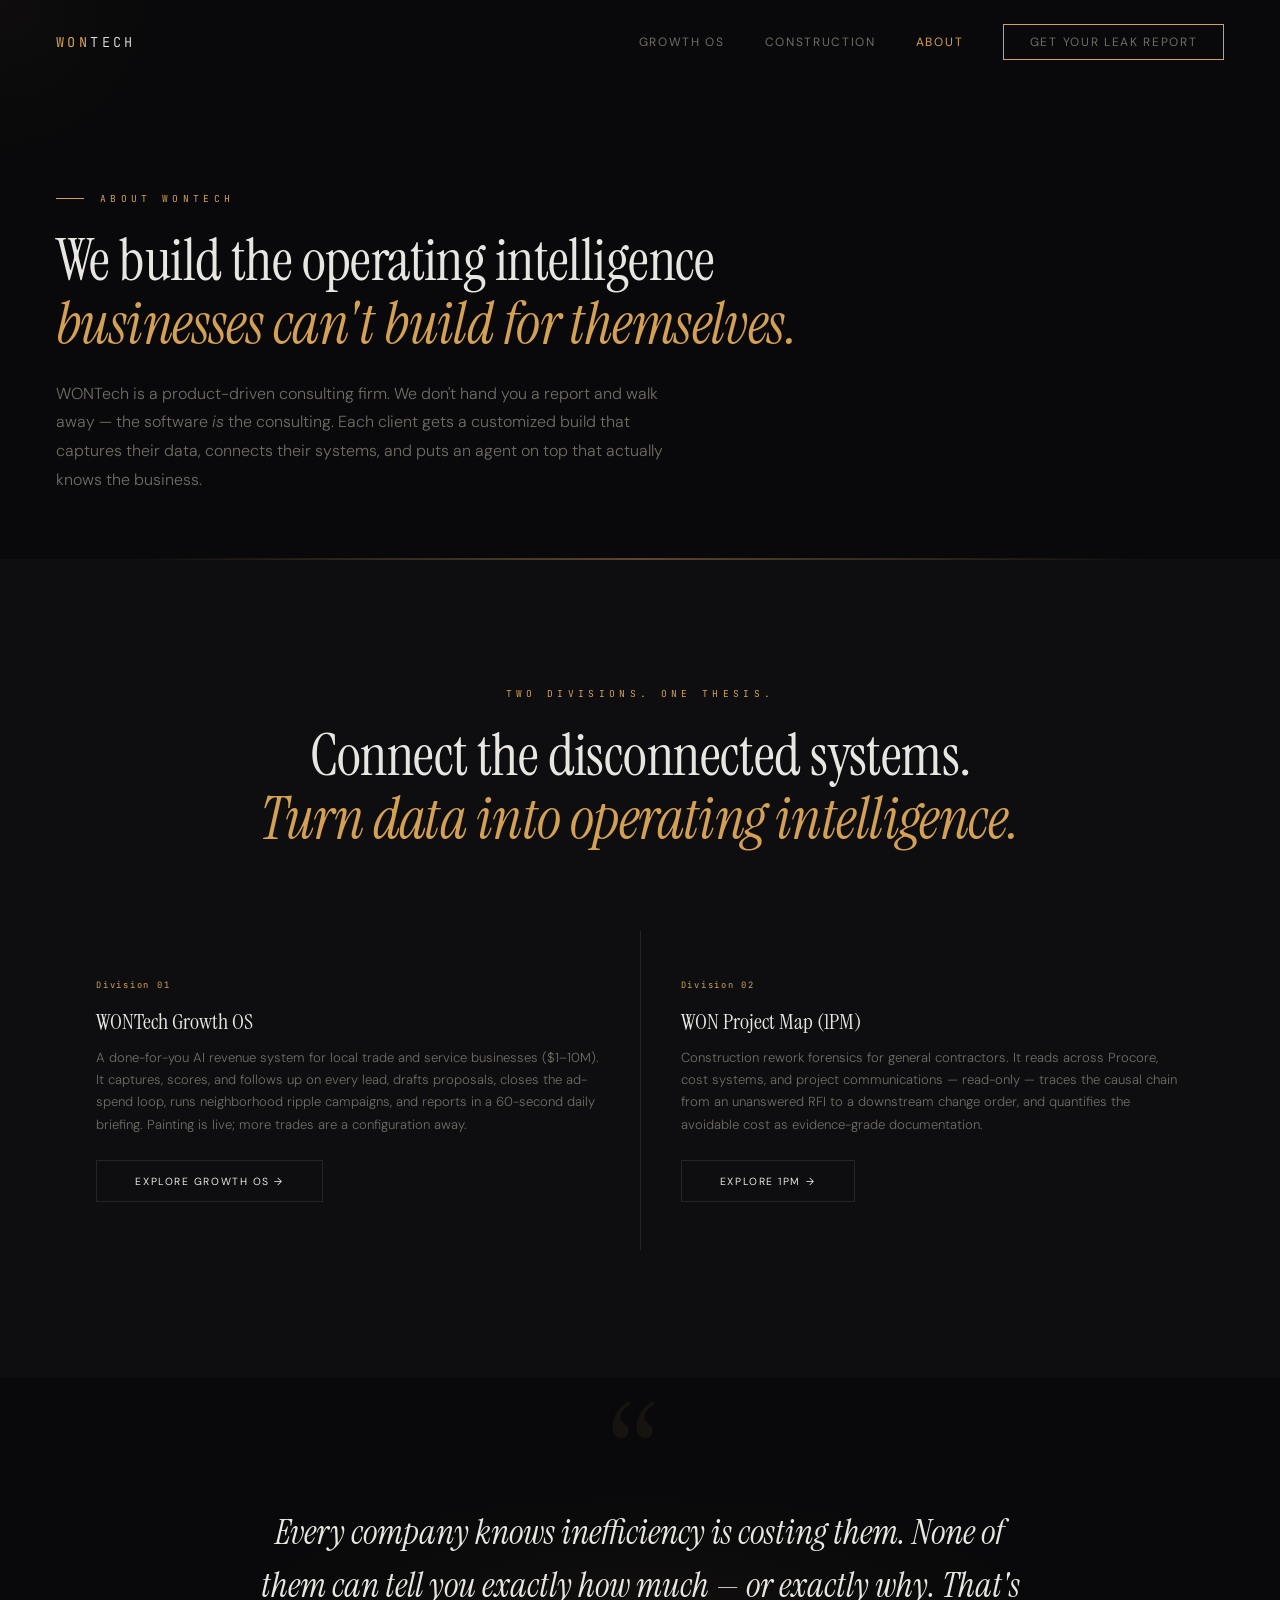
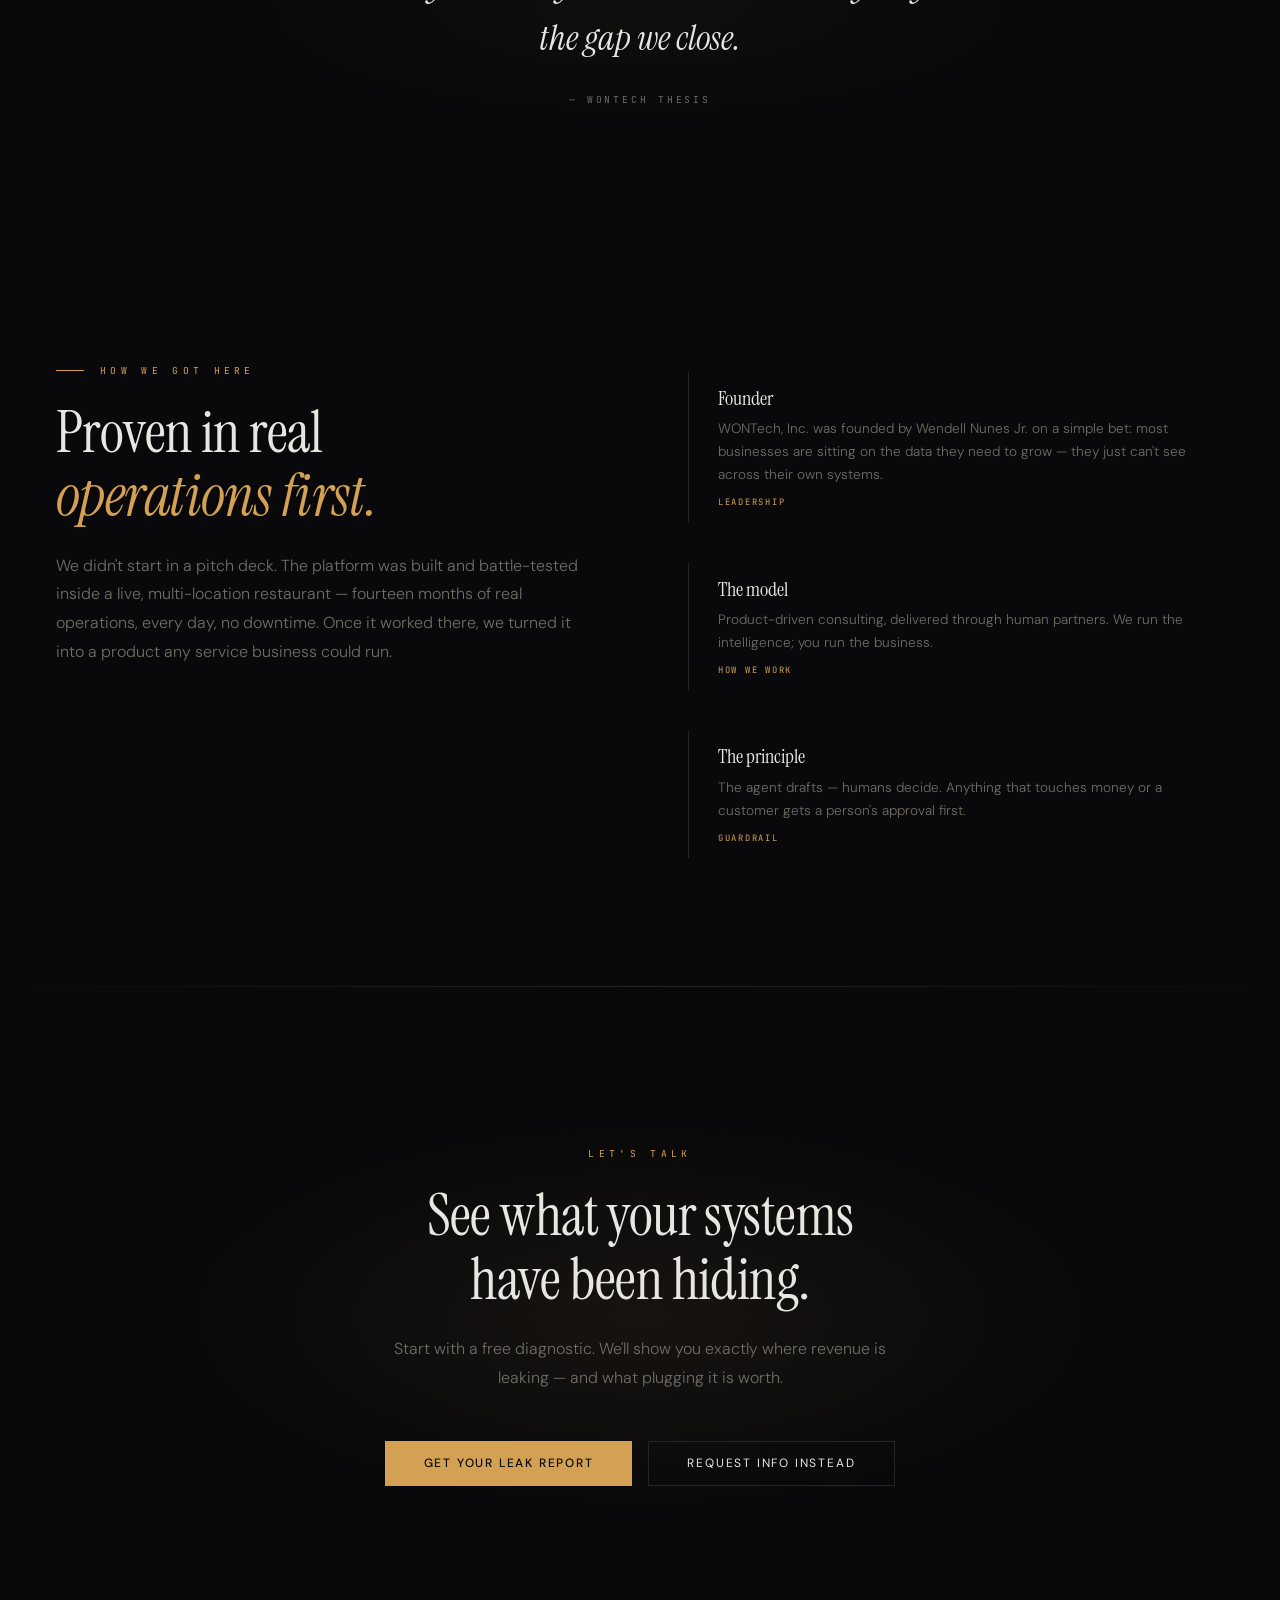
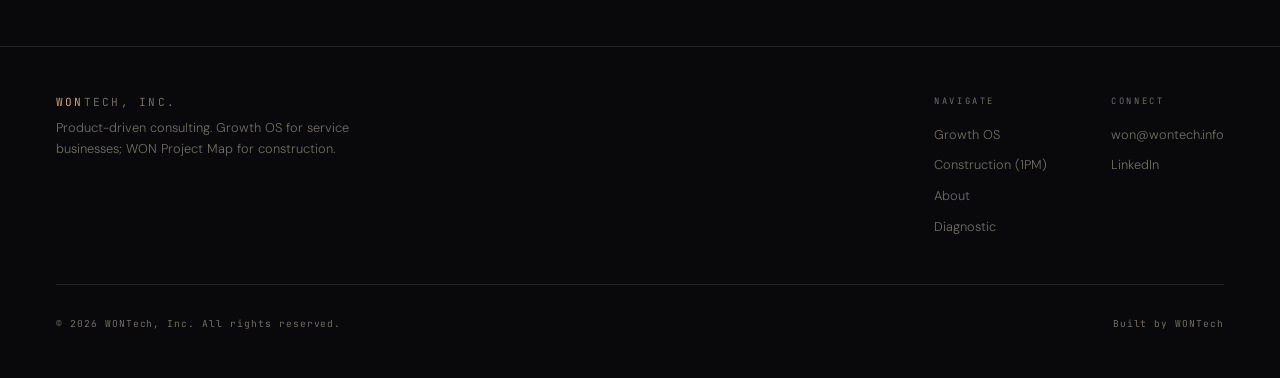
<file: about.html>
<!DOCTYPE html>
<html lang="en">
<head>
<meta charset="UTF-8">
<meta name="viewport" content="width=device-width, initial-scale=1.0">
<title>About — WONTech, Inc.</title>
<meta name="description" content="WONTech is a product-driven consulting firm that builds the operating intelligence businesses can't build for themselves. Two divisions: Growth OS for service businesses, and WON Project Map (1PM) for construction.">
<meta name="robots" content="index, follow">
<link rel="canonical" href="https://wontech.info/about.html">
<meta property="og:type" content="website">
<meta property="og:url" content="https://wontech.info/about.html">
<meta property="og:title" content="About — WONTech, Inc.">
<meta property="og:description" content="Product-driven consulting. Two divisions: Growth OS for service businesses, WON Project Map for construction.">
<meta property="og:site_name" content="WONTech, Inc.">

<link rel="preconnect" href="https://fonts.googleapis.com">
<link href="https://fonts.googleapis.com/css2?family=Instrument+Serif:ital@0;1&family=DM+Sans:ital,opsz,wght@0,9..40,300;0,9..40,400;0,9..40,500;0,9..40,600;1,9..40,300;1,9..40,400&family=JetBrains+Mono:wght@300;400&display=swap" rel="stylesheet">
<link rel="stylesheet" href="assets/style.css">
</head>
<body>
<div class="cursor-glow" id="cursorGlow"></div>
<div class="particles" id="particles"></div>

<!-- NAV -->
<nav id="nav" class="scrolled">
  <a href="index.html" class="logo"><span>WON</span>TECH</a>
  <div class="nav-links">
    <a href="index.html#how">Growth OS</a>
    <a href="1pm.html">Construction</a>
    <a href="about.html" class="active">About</a>
    <a class="nav-cta" href="diagnostic.html">Get Your Leak Report</a>
  </div>
  <button class="mobile-toggle"><span></span><span></span><span></span></button>
</nav>
<div class="mobile-menu" id="mm">
  <button class="mobile-close">&times;</button>
  <a href="index.html#how">Growth OS</a>
  <a href="1pm.html">Construction</a>
  <a href="about.html">About</a>
  <a href="diagnostic.html">Get Your Leak Report</a>
</div>

<section class="page-hero">
  <div class="container">
    <div class="label r">About WONTech</div>
    <h2 class="title r" style="transition-delay:.08s">We build the operating intelligence<br><em>businesses can't build for themselves.</em></h2>
    <p class="desc r" style="transition-delay:.16s">WONTech is a product-driven consulting firm. We don't hand you a report and walk away &mdash; the software <em>is</em> the consulting. Each client gets a customized build that captures their data, connects their systems, and puts an agent on top that actually knows the business.</p>
  </div>
</section>

<section class="opm pad">
  <div class="opm-glow"></div>
  <div class="container">
    <div class="label label-center r">Two Divisions. One Thesis.</div>
    <h2 class="title r" style="text-align:center;transition-delay:.08s;max-width:780px;margin:0 auto">Connect the disconnected systems.<br><em>Turn data into operating intelligence.</em></h2>
    <div class="pillars" style="grid-template-columns:1fr 1fr">
      <div class="pillar rs" style="padding:3rem 2.5rem"><div class="p-num">Division 01</div><div class="p-title">WONTech Growth OS</div><div class="p-desc">A done-for-you AI revenue system for local trade and service businesses ($1&ndash;10M). It captures, scores, and follows up on every lead, drafts proposals, closes the ad-spend loop, runs neighborhood ripple campaigns, and reports in a 60-second daily briefing. Painting is live; more trades are a configuration away.</div><div style="margin-top:1.5rem"><a class="btn btn-s" href="index.html#how" style="font-size:.65rem">Explore Growth OS &#8594;</a></div></div>
      <div class="pillar rs" style="padding:3rem 2.5rem;transition-delay:.1s"><div class="p-num">Division 02</div><div class="p-title">WON Project Map (1PM)</div><div class="p-desc">Construction rework forensics for general contractors. It reads across Procore, cost systems, and project communications &mdash; read-only &mdash; traces the causal chain from an unanswered RFI to a downstream change order, and quantifies the avoidable cost as evidence-grade documentation.</div><div style="margin-top:1.5rem"><a class="btn btn-s" href="1pm.html" style="font-size:.65rem">Explore 1PM &#8594;</a></div></div>
    </div>
  </div>
</section>

<section class="quote-section">
  <div class="quote-mark">&ldquo;</div>
  <blockquote class="r">Every company knows inefficiency is costing them. None of them can tell you exactly how much &mdash; or exactly why. That's the gap we close.<cite>&mdash; WONTech Thesis</cite></blockquote>
</section>

<section class="pad">
  <div class="container">
    <div class="wwd-grid">
      <div>
        <div class="label r">How We Got Here</div>
        <h2 class="title r" style="transition-delay:.08s">Proven in real<br><em>operations first.</em></h2>
        <p class="desc r" style="transition-delay:.16s;margin-top:1.5rem">We didn't start in a pitch deck. The platform was built and battle-tested inside a live, multi-location restaurant &mdash; fourteen months of real operations, every day, no downtime. Once it worked there, we turned it into a product any service business could run.</p>
      </div>
      <div class="wwd-right">
        <div class="capability r" style="transition-delay:.1s"><div class="cap-title">Founder</div><div class="cap-desc">WONTech, Inc. was founded by Wendell Nunes Jr. on a simple bet: most businesses are sitting on the data they need to grow &mdash; they just can't see across their own systems.</div><div class="cap-tag">Leadership</div></div>
        <div class="capability r" style="transition-delay:.18s"><div class="cap-title">The model</div><div class="cap-desc">Product-driven consulting, delivered through human partners. We run the intelligence; you run the business.</div><div class="cap-tag">How We Work</div></div>
        <div class="capability r" style="transition-delay:.26s"><div class="cap-title">The principle</div><div class="cap-desc">The agent drafts &mdash; humans decide. Anything that touches money or a customer gets a person's approval first.</div><div class="cap-tag">Guardrail</div></div>
      </div>
    </div>
  </div>
</section>

<div class="divider"></div>
<section class="cta" id="contact">
  <div class="label label-center r">Let's Talk</div>
  <h2 class="title r" style="transition-delay:.08s">See what your systems<br>have been hiding.</h2>
  <p class="desc r" style="transition-delay:.16s;text-align:center">Start with a free diagnostic. We'll show you exactly where revenue is leaking &mdash; and what plugging it is worth.</p>
  <div class="cta-btns r" style="transition-delay:.24s">
    <a class="btn btn-p" href="diagnostic.html">Get Your Leak Report</a>
    <a class="btn btn-s" id="ctaInfo">Request Info Instead</a>
  </div>
</section>

<!-- FOOTER -->
<footer>
  <div class="footer-inner">
    <div><div class="f-brand"><span>WON</span>TECH, INC.</div><div class="f-tagline">Product-driven consulting. Growth OS for service businesses; WON Project Map for construction.</div></div>
    <div><div class="f-col-title">Navigate</div><ul class="f-links"><li><a href="index.html#how">Growth OS</a></li><li><a href="1pm.html">Construction (1PM)</a></li><li><a href="about.html">About</a></li><li><a href="diagnostic.html">Diagnostic</a></li></ul></div>
    <div><div class="f-col-title">Connect</div><ul class="f-links"><li><a id="footerEmail"></a></li><li><a href="https://www.linkedin.com/" target="_blank" rel="noopener">LinkedIn</a></li></ul></div>
  </div>
  <div class="f-bottom"><span>&copy; 2026 WONTech, Inc. All rights reserved.</span><span>Built by WONTech</span></div>
</footer>

<script src="assets/site.js"></script>
</body>
</html>
</file>
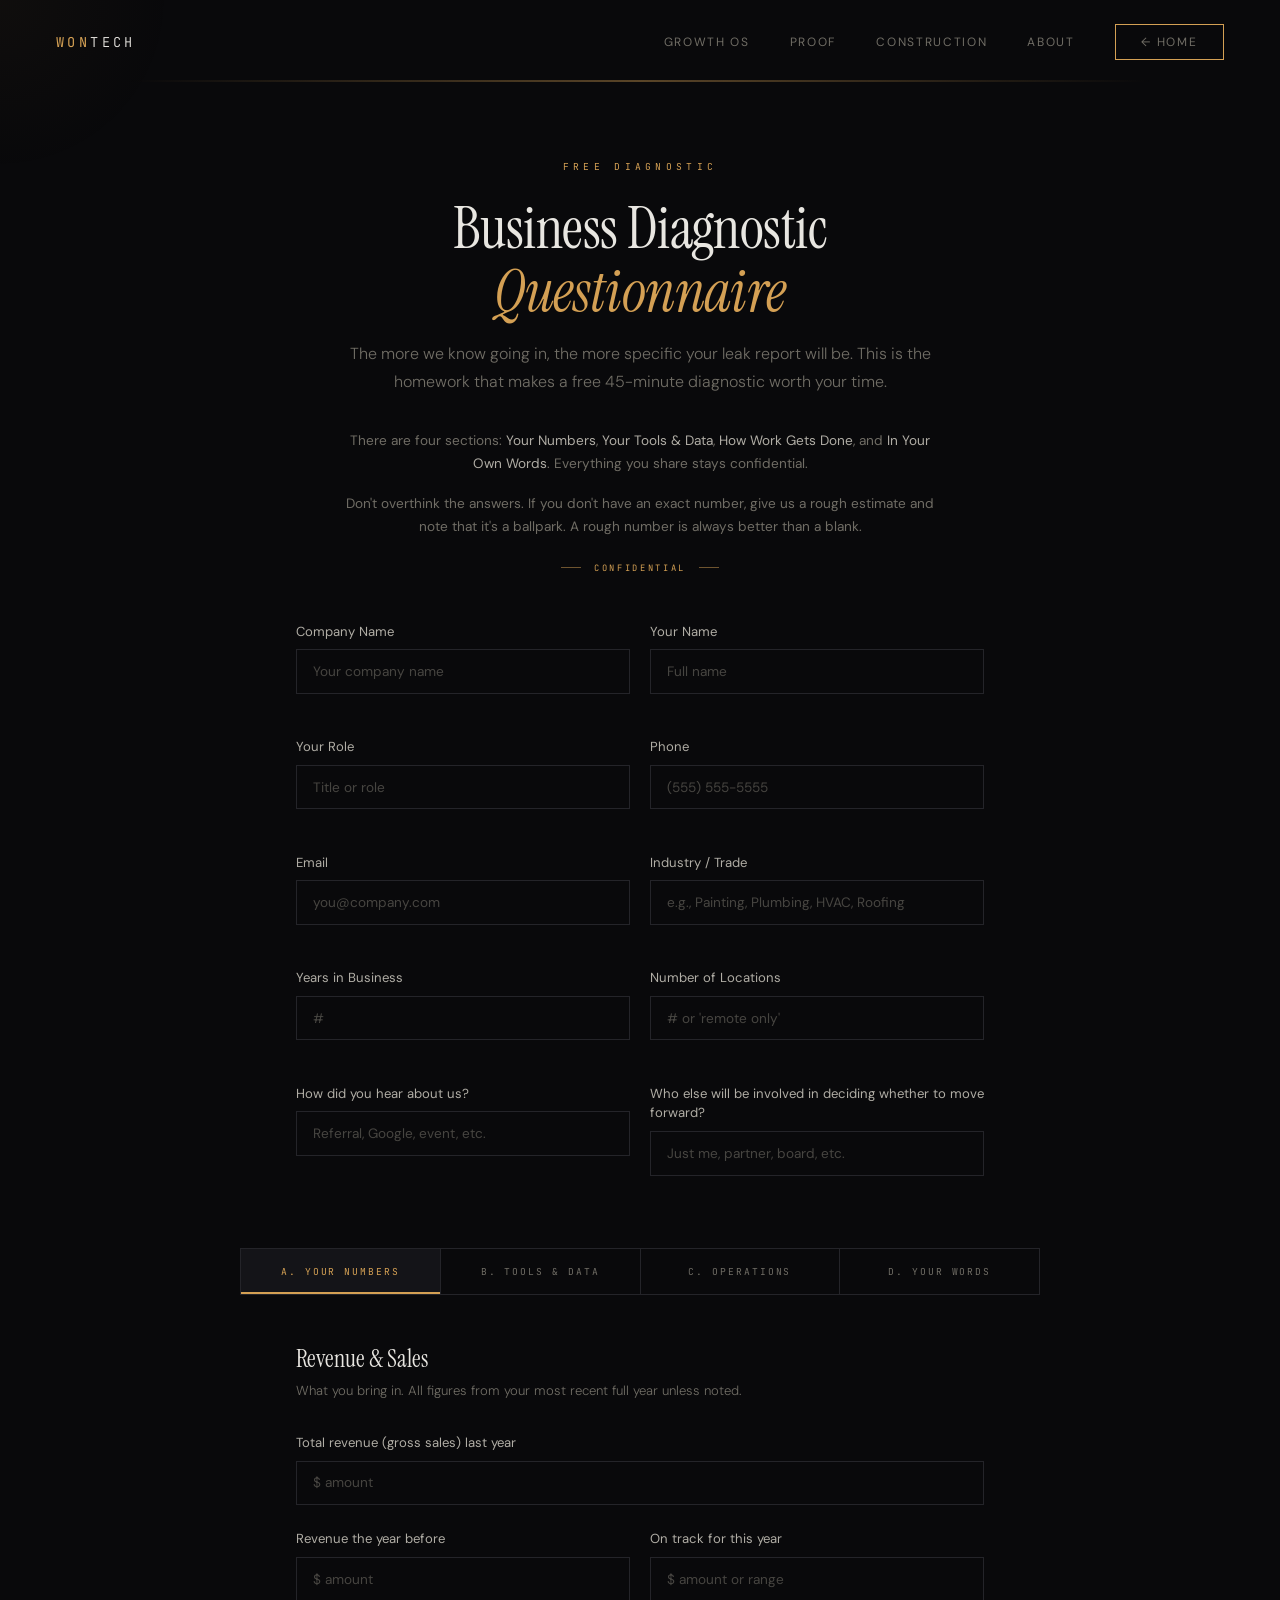
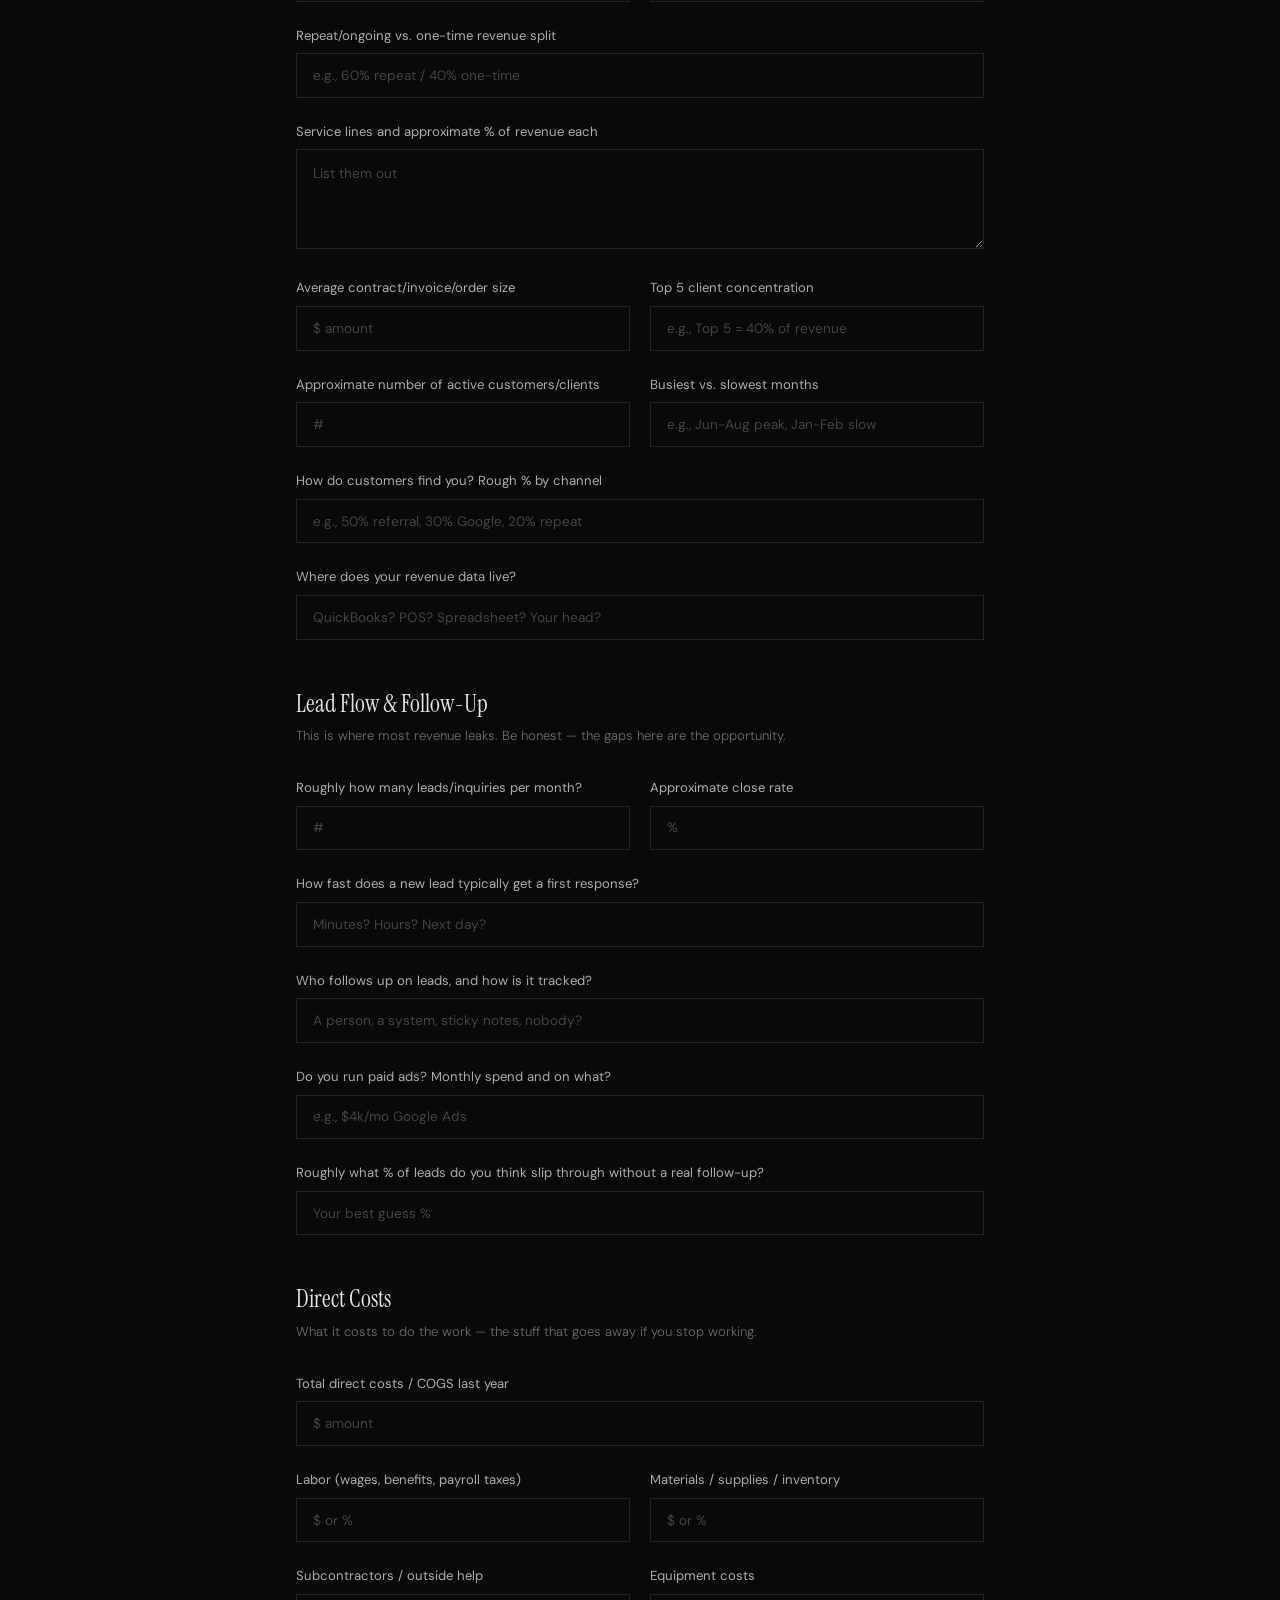
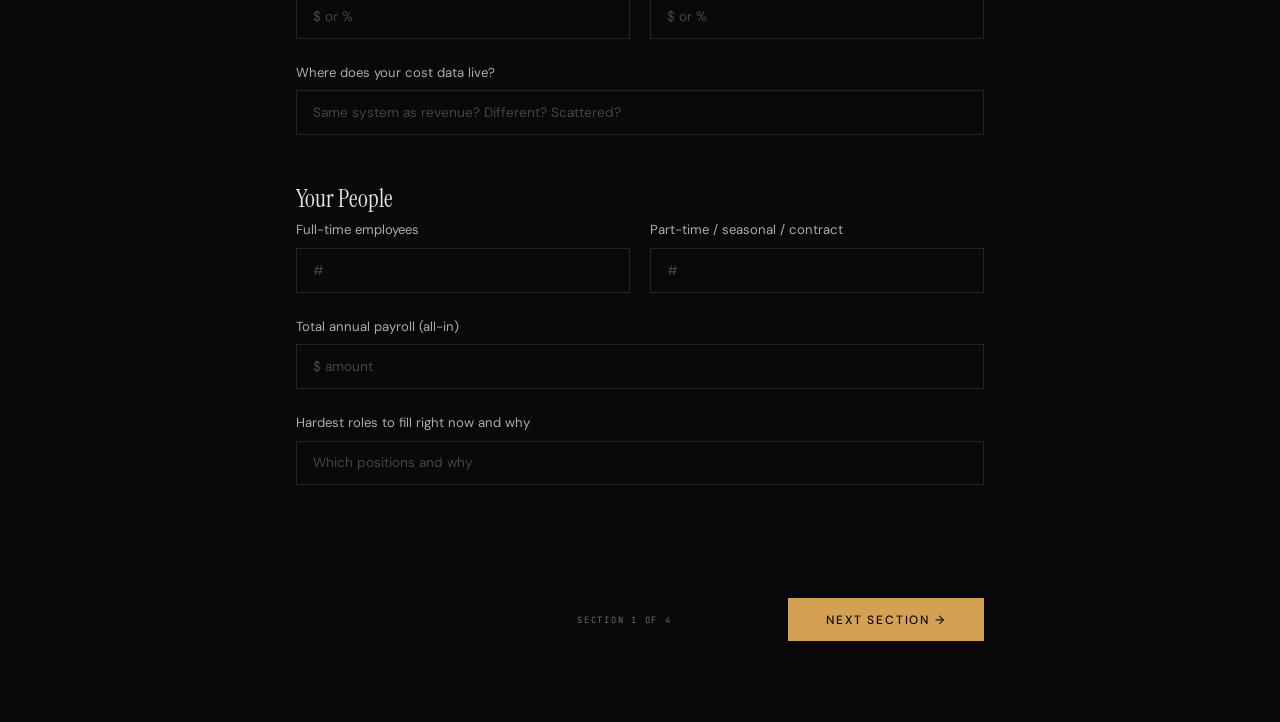
<file: diagnostic.html>
<!DOCTYPE html>
<html lang="en">
<head>
<meta charset="UTF-8">
<meta name="viewport" content="width=device-width, initial-scale=1.0">
<title>Free Business Diagnostic — WONTech</title>
<meta name="description" content="Start your free WONTech diagnostic. Tell us about your numbers, tools, and operations, and we'll show you exactly where revenue is leaking — and what plugging it is worth. You keep the report either way.">
<meta name="robots" content="index, follow">
<link rel="canonical" href="https://wontech.info/diagnostic.html">
<meta property="og:type" content="website">
<meta property="og:url" content="https://wontech.info/diagnostic.html">
<meta property="og:title" content="Free Business Diagnostic — WONTech">
<meta property="og:description" content="We map where your leads and dollars are leaking — and what plugging it is worth. Free, no obligation.">
<meta property="og:site_name" content="WONTech, Inc.">

<link rel="preconnect" href="https://fonts.googleapis.com">
<link href="https://fonts.googleapis.com/css2?family=Instrument+Serif:ital@0;1&family=DM+Sans:ital,opsz,wght@0,9..40,300;0,9..40,400;0,9..40,500;0,9..40,600;1,9..40,300;1,9..40,400&family=JetBrains+Mono:wght@300;400&display=swap" rel="stylesheet">
<link rel="stylesheet" href="assets/style.css">
</head>
<body>
<div class="cursor-glow" id="cursorGlow"></div>
<div class="particles" id="particles"></div>

<!-- NAV -->
<nav id="nav" class="scrolled">
  <a href="index.html" class="logo"><span>WON</span>TECH</a>
  <div class="nav-links">
    <a href="index.html#how">Growth OS</a>
    <a href="index.html#proof">Proof</a>
    <a href="1pm.html">Construction</a>
    <a href="about.html">About</a>
    <a class="nav-cta" href="index.html">&#8592; Home</a>
  </div>
  <button class="mobile-toggle"><span></span><span></span><span></span></button>
</nav>
<div class="mobile-menu" id="mm">
  <button class="mobile-close">&times;</button>
  <a href="index.html#how">Growth OS</a>
  <a href="index.html#proof">Proof</a>
  <a href="1pm.html">Construction</a>
  <a href="about.html">About</a>
  <a href="index.html">Home</a>
</div>

<div class="diag-page">
  <div class="q-header">
    <div class="label label-center">Free Diagnostic</div>
    <h2 class="title">Business Diagnostic<br><em>Questionnaire</em></h2>
    <p class="desc" style="margin-top:1rem">The more we know going in, the more specific your leak report will be. This is the homework that makes a free 45-minute diagnostic worth your time.</p>
  </div>

  <div class="q-intro">
    <p>There are four sections: <em>Your Numbers</em>, <em>Your Tools &amp; Data</em>, <em>How Work Gets Done</em>, and <em>In Your Own Words</em>. Everything you share stays confidential.</p>
    <p>Don't overthink the answers. If you don't have an exact number, give us a rough estimate and note that it's a ballpark. A rough number is always better than a blank.</p>
    <div class="q-confidential">Confidential</div>
  </div>

  <!-- Contact Info -->
  <div class="q-contact">
    <div class="q-field"><label class="q-label">Company Name</label><input class="q-input" type="text" placeholder="Your company name"></div>
    <div class="q-field"><label class="q-label">Your Name</label><input class="q-input" type="text" placeholder="Full name"></div>
    <div class="q-field"><label class="q-label">Your Role</label><input class="q-input" type="text" placeholder="Title or role"></div>
    <div class="q-field"><label class="q-label">Phone</label><input class="q-input" type="tel" placeholder="(555) 555-5555"></div>
    <div class="q-field"><label class="q-label">Email</label><input class="q-input" type="email" placeholder="you@company.com"></div>
    <div class="q-field"><label class="q-label">Industry / Trade</label><input class="q-input" type="text" placeholder="e.g., Painting, Plumbing, HVAC, Roofing"></div>
    <div class="q-field"><label class="q-label">Years in Business</label><input class="q-input" type="text" placeholder="#"></div>
    <div class="q-field"><label class="q-label">Number of Locations</label><input class="q-input" type="text" placeholder="# or 'remote only'"></div>
    <div class="q-field"><label class="q-label">How did you hear about us?</label><input class="q-input" type="text" placeholder="Referral, Google, event, etc."></div>
    <div class="q-field"><label class="q-label">Who else will be involved in deciding whether to move forward?</label><input class="q-input" type="text" placeholder="Just me, partner, board, etc."></div>
  </div>

  <!-- Section Tabs -->
  <div class="q-tabs" id="qTabs">
    <button class="q-tab active" onclick="showPanel(0)">A. Your Numbers</button>
    <button class="q-tab" onclick="showPanel(1)">B. Tools &amp; Data</button>
    <button class="q-tab" onclick="showPanel(2)">C. Operations</button>
    <button class="q-tab" onclick="showPanel(3)">D. Your Words</button>
  </div>

  <!-- PANEL A: YOUR NUMBERS -->
  <div class="q-panel active" id="panelA">
    <div class="q-group">
      <div class="q-group-title">Revenue &amp; Sales</div>
      <div class="q-group-desc">What you bring in. All figures from your most recent full year unless noted.</div>
      <div class="q-field"><label class="q-label">Total revenue (gross sales) last year</label><input class="q-input" placeholder="$ amount"></div>
      <div class="q-row">
        <div class="q-field"><label class="q-label">Revenue the year before</label><input class="q-input" placeholder="$ amount"></div>
        <div class="q-field"><label class="q-label">On track for this year</label><input class="q-input" placeholder="$ amount or range"></div>
      </div>
      <div class="q-field"><label class="q-label">Repeat/ongoing vs. one-time revenue split</label><input class="q-input" placeholder="e.g., 60% repeat / 40% one-time"></div>
      <div class="q-field"><label class="q-label">Service lines and approximate % of revenue each</label><textarea class="q-textarea" placeholder="List them out"></textarea></div>
      <div class="q-row">
        <div class="q-field"><label class="q-label">Average contract/invoice/order size</label><input class="q-input" placeholder="$ amount"></div>
        <div class="q-field"><label class="q-label">Top 5 client concentration</label><input class="q-input" placeholder="e.g., Top 5 = 40% of revenue"></div>
      </div>
      <div class="q-row">
        <div class="q-field"><label class="q-label">Approximate number of active customers/clients</label><input class="q-input" placeholder="#"></div>
        <div class="q-field"><label class="q-label">Busiest vs. slowest months</label><input class="q-input" placeholder="e.g., Jun-Aug peak, Jan-Feb slow"></div>
      </div>
      <div class="q-field"><label class="q-label">How do customers find you? Rough % by channel</label><input class="q-input" placeholder="e.g., 50% referral, 30% Google, 20% repeat"></div>
      <div class="q-field"><label class="q-label">Where does your revenue data live?</label><input class="q-input" placeholder="QuickBooks? POS? Spreadsheet? Your head?"></div>
    </div>
    <div class="q-group">
      <div class="q-group-title">Lead Flow &amp; Follow-Up</div>
      <div class="q-group-desc">This is where most revenue leaks. Be honest &mdash; the gaps here are the opportunity.</div>
      <div class="q-row">
        <div class="q-field"><label class="q-label">Roughly how many leads/inquiries per month?</label><input class="q-input" placeholder="#"></div>
        <div class="q-field"><label class="q-label">Approximate close rate</label><input class="q-input" placeholder="%"></div>
      </div>
      <div class="q-field"><label class="q-label">How fast does a new lead typically get a first response?</label><input class="q-input" placeholder="Minutes? Hours? Next day?"></div>
      <div class="q-field"><label class="q-label">Who follows up on leads, and how is it tracked?</label><input class="q-input" placeholder="A person, a system, sticky notes, nobody?"></div>
      <div class="q-field"><label class="q-label">Do you run paid ads? Monthly spend and on what?</label><input class="q-input" placeholder="e.g., $4k/mo Google Ads"></div>
      <div class="q-field"><label class="q-label">Roughly what % of leads do you think slip through without a real follow-up?</label><input class="q-input" placeholder="Your best guess %"></div>
    </div>
    <div class="q-group">
      <div class="q-group-title">Direct Costs</div>
      <div class="q-group-desc">What it costs to do the work &mdash; the stuff that goes away if you stop working.</div>
      <div class="q-field"><label class="q-label">Total direct costs / COGS last year</label><input class="q-input" placeholder="$ amount"></div>
      <div class="q-row">
        <div class="q-field"><label class="q-label">Labor (wages, benefits, payroll taxes)</label><input class="q-input" placeholder="$ or %"></div>
        <div class="q-field"><label class="q-label">Materials / supplies / inventory</label><input class="q-input" placeholder="$ or %"></div>
      </div>
      <div class="q-row">
        <div class="q-field"><label class="q-label">Subcontractors / outside help</label><input class="q-input" placeholder="$ or %"></div>
        <div class="q-field"><label class="q-label">Equipment costs</label><input class="q-input" placeholder="$ or %"></div>
      </div>
      <div class="q-field"><label class="q-label">Where does your cost data live?</label><input class="q-input" placeholder="Same system as revenue? Different? Scattered?"></div>
    </div>
    <div class="q-group">
      <div class="q-group-title">Your People</div>
      <div class="q-row">
        <div class="q-field"><label class="q-label">Full-time employees</label><input class="q-input" placeholder="#"></div>
        <div class="q-field"><label class="q-label">Part-time / seasonal / contract</label><input class="q-input" placeholder="#"></div>
      </div>
      <div class="q-field"><label class="q-label">Total annual payroll (all-in)</label><input class="q-input" placeholder="$ amount"></div>
      <div class="q-field"><label class="q-label">Hardest roles to fill right now and why</label><input class="q-input" placeholder="Which positions and why"></div>
    </div>
  </div>

  <!-- PANEL B: YOUR TOOLS & DATA -->
  <div class="q-panel" id="panelB">
    <div class="q-group">
      <div class="q-group-title">Software &amp; Apps</div>
      <div class="q-group-desc">Every app, software, spreadsheet, or system anyone in your business uses. Include the obvious and the less obvious.</div>
      <table class="q-tool-table">
        <thead><tr><th>Category</th><th>Tool / App</th><th>What For?</th><th># Users</th><th>$/mo</th></tr></thead>
        <tbody id="toolRows">
          <tr><td><input placeholder="e.g., Accounting"></td><td><input placeholder="e.g., QuickBooks"></td><td><input placeholder="Invoicing, AP/AR"></td><td><input placeholder="#"></td><td><input placeholder="$"></td></tr>
          <tr><td><input placeholder="e.g., CRM"></td><td><input></td><td><input></td><td><input></td><td><input></td></tr>
          <tr><td><input placeholder="e.g., Lead/Calls"></td><td><input></td><td><input></td><td><input></td><td><input></td></tr>
          <tr><td><input placeholder="e.g., Scheduling"></td><td><input></td><td><input></td><td><input></td><td><input></td></tr>
          <tr><td><input placeholder="e.g., Estimating"></td><td><input></td><td><input></td><td><input></td><td><input></td></tr>
          <tr><td><input placeholder="e.g., Payroll/HR"></td><td><input></td><td><input></td><td><input></td><td><input></td></tr>
          <tr><td><input placeholder="e.g., Email/Chat"></td><td><input></td><td><input></td><td><input></td><td><input></td></tr>
          <tr><td><input placeholder="e.g., Ads"></td><td><input></td><td><input></td><td><input></td><td><input></td></tr>
        </tbody>
      </table>
      <button class="q-add-row" onclick="addToolRow()">+ Add Another Tool</button>
    </div>
    <div class="q-group">
      <div class="q-group-title">How Do These Tools Talk to Each Other?</div>
      <div class="q-field"><label class="q-label">Which tools are connected? <small>(Data flows automatically)</small></label><textarea class="q-textarea" placeholder="List the pairs, e.g., QuickBooks syncs with Gusto"></textarea></div>
      <div class="q-field"><label class="q-label">Which tools require manual re-entry?</label><textarea class="q-textarea" placeholder="List the pairs"></textarea></div>
      <div class="q-field"><label class="q-label">Single source of truth for customer info?</label><input class="q-input" placeholder="Which system?"></div>
      <div class="q-row">
        <div class="q-field"><label class="q-label">Source of truth for financials?</label><input class="q-input" placeholder="Which system?"></div>
        <div class="q-field"><label class="q-label">Source of truth for jobs/projects?</label><input class="q-input" placeholder="Which system?"></div>
      </div>
    </div>
    <div class="q-group">
      <div class="q-group-title">Your Data Reality</div>
      <div class="q-field"><label class="q-label">Can you pull up a real-time financial snapshot right now? Where?</label><textarea class="q-textarea" placeholder="Describe"></textarea></div>
      <div class="q-row">
        <div class="q-field"><label class="q-label">Time to produce a monthly report</label><input class="q-input" placeholder="Hours / days"></div>
        <div class="q-field"><label class="q-label">How much reporting is manual?</label><input class="q-input" placeholder="e.g., 'most of it' or '80%'"></div>
      </div>
      <div class="q-field"><label class="q-label">Questions about your business you wish you could answer but can't</label><textarea class="q-textarea" placeholder="Describe"></textarea></div>
      <div class="q-field"><label class="q-label">Name one thing you KNOW is happening in your business but can't prove with any report or number</label><textarea class="q-textarea" placeholder="Describe"></textarea></div>
    </div>
  </div>

  <!-- PANEL C: HOW WORK GETS DONE -->
  <div class="q-panel" id="panelC">
    <div class="q-group">
      <div class="q-group-title">The Life of a Job</div>
      <div class="q-group-desc">How your business really runs day to day. Not how it's supposed to work on paper &mdash; what actually happens. The messier the truth, the more useful the diagnosis.</div>
      <div class="q-field"><label class="q-label">Walk us through what happens from customer contact to job done and paid</label><textarea class="q-textarea" style="min-height:140px" placeholder="List the steps or tell the story"></textarea></div>
      <div class="q-field"><label class="q-label">How do estimates, quotes, or proposals work?</label><input class="q-input" placeholder="Who builds them, how long, what format, win rate"></div>
      <div class="q-field"><label class="q-label">Which handoff or step most often goes sideways?</label><textarea class="q-textarea" placeholder="Describe"></textarea></div>
      <div class="q-field"><label class="q-label">How do scope changes get tracked and communicated?</label><textarea class="q-textarea" placeholder="Describe"></textarea></div>
      <div class="q-field"><label class="q-label">Estimated annual cost of rework, mistakes, wasted materials</label><input class="q-input" placeholder="$ or % of revenue — your best guess"></div>
    </div>
    <div class="q-group">
      <div class="q-group-title">Communication</div>
      <div class="q-field"><label class="q-label">How do field/frontline workers communicate with the office?</label><input class="q-input" placeholder="Phone, texts, app, etc."></div>
      <div class="q-field"><label class="q-label">How do you communicate with customers during a job?</label><input class="q-input" placeholder="Email, phone, portal, etc."></div>
      <div class="q-field"><label class="q-label">How do you measure customer satisfaction?</label><input class="q-input" placeholder="Surveys, reviews, NPS, gut feeling, etc."></div>
      <div class="q-field"><label class="q-label">After you finish a job, do you do anything to win work from the surrounding neighborhood?</label><textarea class="q-textarea" placeholder="Describe — or 'nothing'"></textarea></div>
    </div>
    <div class="q-group">
      <div class="q-group-title">What's Holding You Back?</div>
      <div class="q-field"><label class="q-label">Top 3 things slowing you down or keeping you from growing</label><textarea class="q-textarea" placeholder="List them"></textarea></div>
      <div class="q-field"><label class="q-label">If you could fix one broken process tomorrow, what would it be? Why?</label><textarea class="q-textarea" placeholder="Describe"></textarea></div>
      <div class="q-field"><label class="q-label">What does your company do better than competitors?</label><textarea class="q-textarea" placeholder="Describe"></textarea></div>
    </div>
    <div class="q-group">
      <div class="q-group-title">The Overnight Question</div>
      <div class="q-group-desc">If someone competent could watch your business around the clock...</div>
      <div class="q-field"><label class="q-label">If someone reviewed everything that happened today and told you the 3 things you need to know tomorrow morning &mdash; what would you want them to look for?</label><textarea class="q-textarea" style="min-height:100px" placeholder="Describe"></textarea></div>
      <div class="q-field"><label class="q-label">Is there a recurring problem that keeps coming back &mdash; gets fixed temporarily but never stays fixed?</label><textarea class="q-textarea" placeholder="Describe"></textarea></div>
    </div>
  </div>

  <!-- PANEL D: IN YOUR OWN WORDS -->
  <div class="q-panel" id="panelD">
    <div class="q-group">
      <div class="q-group-title">In Your Own Words</div>
      <div class="q-group-desc">This space is yours. Nobody knows your business better than you. It doesn't have to be polished &mdash; just write it how it comes to you. We read everything.</div>
      <div class="q-field"><label class="q-label">Tell me the story of your business in a few paragraphs. How it started, where it is now, where you want it to go.</label><textarea class="q-textarea" style="min-height:160px" placeholder="Your story"></textarea></div>
      <div class="q-field"><label class="q-label">Describe a recent week that went badly. What happened, what went wrong, and what would have needed to be different?</label><textarea class="q-textarea" style="min-height:140px" placeholder="Be specific"></textarea></div>
      <div class="q-field"><label class="q-label">What would make working with us worth every penny to you? Be specific.</label><textarea class="q-textarea" style="min-height:100px" placeholder="What does success look like?"></textarea></div>
      <div class="q-field"><label class="q-label">Have you tried to fix any of this before &mdash; on your own, with another consultant, or with technology &mdash; and it didn't work? What happened?</label><textarea class="q-textarea" style="min-height:120px" placeholder="Describe"></textarea></div>
      <div class="q-field"><label class="q-label">What does success look like in 12 months? In 3 years?</label><textarea class="q-textarea" style="min-height:100px" placeholder="Describe"></textarea></div>
      <div class="q-field"><label class="q-label">Anything else you want us to know before we sit down?</label><textarea class="q-textarea" style="min-height:100px" placeholder="Open response"></textarea></div>
    </div>
    <div class="q-group" style="background:var(--bg);border:1px solid var(--border);padding:2rem;margin-top:1rem">
      <div class="q-group-title">What Happens Next</div>
      <div class="q-group-desc" style="margin-bottom:0">Once we receive this, we dig in. We map where your leads and dollars are leaking, put a conservative number on what plugging it is worth, and bring it back to you as a personalized leak report. You keep it whether or not we work together.</div>
    </div>
  </div>

  <!-- Navigation -->
  <div class="q-nav">
    <button class="btn btn-s" id="qPrev" onclick="navPanel(-1)" style="visibility:hidden">&#8592; Previous</button>
    <div class="q-progress" id="qProgress">Section 1 of 4</div>
    <button class="btn btn-p" id="qNext" onclick="navPanel(1)">Next Section &#8594;</button>
  </div>

  <!-- Success State -->
  <div class="q-success" id="qSuccess">
    <h2 class="title">Questionnaire Received.<br><em>We'll be in touch.</em></h2>
    <p class="desc" style="margin:1rem auto 0;text-align:center">We'll review your responses and get back to you within 2 business days to schedule your free diagnostic.</p>
    <p class="q-fallback-note" id="qFallbackNote" style="display:none">Heads up: our submission service didn't confirm receipt, so we've opened an email with your contact details for you to send instead. If your email client didn't open, reach us directly at <strong>won@wontech.info</strong>.</p>
    <div style="margin-top:2.5rem"><a class="btn btn-s" href="index.html">Back to Home</a></div>
  </div>
</div>

<script src="assets/site.js"></script>
</body>
</html>
</file>
<file: assets/style.css>
*,*::before,*::after{margin:0;padding:0;box-sizing:border-box}
:root{
  --bg:#09090b;--bg2:#0e0e11;--bg3:#141418;--surface:#1a1a1f;
  --border:#242429;--text:#e8e6e1;--text-mid:#b0ada5;--text-dim:#706d65;
  --accent:#d4a054;--accent-glow:#d4a05422;--accent2:#5a9fd4;
  --serif:'Instrument Serif',Georgia,serif;
  --sans:'DM Sans',system-ui,sans-serif;
  --mono:'JetBrains Mono',monospace;
  --ease:cubic-bezier(.22,1,.36,1);
  --theme-speed:.8s;
}
html{scroll-behavior:smooth;overflow-x:hidden}
body{background:var(--bg);color:var(--text);font-family:var(--sans);overflow-x:hidden;-webkit-font-smoothing:antialiased;
  transition:background var(--theme-speed) var(--ease),color var(--theme-speed) var(--ease)}
::selection{background:var(--accent);color:var(--bg)}

/* ── LIGHT THEME ── */
body.light{
  --bg:#ffffff;--bg2:#f8f8f8;--bg3:#f0f0f0;--surface:#e8e8e8;
  --border:#e0e0e0;--text:#1a1a1f;--text-mid:#505050;--text-dim:#909090;
  --accent:#b8862e;--accent-glow:#b8862e22;--accent2:#3a7fb8;
}
body.light ::selection{color:#ffffff}
body.light .cursor-glow{background:radial-gradient(circle,rgba(184,134,46,.06) 0%,transparent 70%)}
body.light .particle{background:var(--accent);opacity:0}
body.light .grid-bg{background-image:none}

/* Keep hero always dark */
.hero{background:#09090b;color:#e8e6e1}
.hero::after{transition:background var(--theme-speed) var(--ease)}
body.light .hero::after{background:linear-gradient(to top,var(--bg),transparent)}
.hero .hero-eyebrow{color:#d4a054}
.hero .hero-desc{color:#b0ada5}
.hero .btn-p{background:#d4a054;color:#09090b}
.hero .btn-s{color:#e8e6e1;border-color:#242429}
.hero .scroll-txt{color:#706d65}
.hero .hero-punch{color:#e8e6e1}
.hero .hero-punch em{color:#d4a054}

/* Transitioning elements */
nav,section,.strip,.wwd,.opm,.hww,.quote-section,.cta,footer,.q-section{
  transition:background var(--theme-speed) var(--ease),color var(--theme-speed) var(--ease),border-color var(--theme-speed) var(--ease)}
.label,.label::before,.title,.desc,.capability,.cap-title,.cap-desc,.cap-tag,
.pillar,.p-title,.p-desc,.p-num,.stat-cell,.stat-val,.stat-label,
.tl-marker,.tl-title,.tl-desc,.tl-tag,blockquote,blockquote cite,
.sms-header,.sms-sub,.sms-section,.sms-stat,.sms-num,.sms-lbl,.sms-struct,
.q-group-title,.q-group-desc,.q-label,.q-input,.q-textarea,.q-select,.q-tab,
.f-brand,.f-tagline,.f-links a,.f-bottom{
  transition:color var(--theme-speed) var(--ease),background var(--theme-speed) var(--ease),border-color var(--theme-speed) var(--ease)}

/* Light theme nav */
body.light nav.scrolled{background:rgba(255,255,255,.92);border-bottom-color:var(--border)}

/* Light theme explicit backgrounds */
body.light{background:#ffffff}
body.light .wwd,body.light .hww,body.light .quote-section,body.light .cta{background:#ffffff}
body.light .opm{background:#f8f8f8}
body.light .strip{background:#f8f8f8;border-color:#e0e0e0}
body.light footer{background:#ffffff}

/* Light theme inputs */
body.light .q-input,body.light .q-textarea,body.light .q-select{
  background:#fff;border-color:#e0e0e0;color:#1a1a1f}
body.light .q-input::placeholder,body.light .q-textarea::placeholder{color:#b0b0b0}
body.light .q-tabs{background:#fff;border-color:var(--border)}
body.light .q-tab.active{background:var(--bg3)}

/* Light theme pillar hover */
body.light .pillar:hover{background:var(--bg3)}
body.light .capability:hover{border-color:var(--accent)}

/* Light theme strip */
body.light .strip{background:var(--bg2);border-color:var(--border)}
body.light .strip-item{color:var(--text-dim)}

/* Keep demo frame always dark */
.demo-frame,.demo-frame *{transition:none !important}
.demo-chrome{background:#1c1c20 !important}
.demo-body,.demo-body *{color-scheme:dark}
.demo-body{background:#0a0a0c !important}
body.light .demo-frame{border-color:rgba(0,0,0,.15);box-shadow:0 50px 120px rgba(0,0,0,.25),0 0 0 1px rgba(0,0,0,.08),0 0 80px rgba(184,134,46,.08)}

/* Light theme stat cells */
body.light .stat-cell{background:var(--bg2)}
body.light .stats-row{background:var(--border)}
body.light .pillars{background:var(--border)}

/* Light theme quote */
body.light .quote-mark{color:var(--accent)}

/* Light theme footer */
body.light footer{border-top-color:var(--border)}

/* Light theme buttons */
body.light .btn-p{background:var(--accent);color:#fff}
body.light .btn-s{border-color:var(--border);color:var(--text)}
body.light .nav-cta{border-color:var(--accent);color:var(--accent)}
body.light .nav-cta:hover{background:var(--accent);color:#fff}
body.light .tl-marker{background:var(--bg);border-color:var(--border)}
body.light .opm-glow{background:linear-gradient(90deg,transparent 10%,var(--accent) 50%,transparent 90%);opacity:.5}
body.light .divider{background:linear-gradient(90deg,transparent,var(--border),transparent)}
body.light .opm-name{color:var(--accent);opacity:.35}
body.light .quote-mark{color:var(--accent);opacity:.15}
body.light .tl-tag{border-color:rgba(184,134,46,.3);background:rgba(184,134,46,.08)}
body.light .cap-tag{color:var(--accent);opacity:.85}
body.light .pillar::before{background:var(--accent)}
body.light .pillar{background:var(--bg2)}
body.light .label::before{background:var(--accent);opacity:.7}
body.light .tl-step:hover .tl-marker{box-shadow:0 0 35px rgba(184,134,46,.2)}
body.light .demo-glow{background:radial-gradient(ellipse,rgba(184,134,46,.06),transparent 70%)}
body.light .cta::before{background:radial-gradient(ellipse 55% 45% at 50% 50%,rgba(184,134,46,.06) 0%,transparent 70%)}
body.light .quote-section::before{background:radial-gradient(ellipse 50% 40% at 50% 50%,rgba(184,134,46,.04) 0%,transparent 70%)}
body.light .sms-bridge{background:rgba(52,199,89,.06);border-color:rgba(52,199,89,.15)}

/* NAV */
nav{position:fixed;top:0;left:0;right:0;z-index:100;padding:1.5rem 3.5rem;display:flex;justify-content:space-between;align-items:center;transition:all .5s var(--ease)}
nav.scrolled{background:rgba(9,9,11,.88);backdrop-filter:blur(24px);padding:1rem 3.5rem;border-bottom:1px solid var(--border)}
.logo{font-family:var(--mono);font-size:.85rem;letter-spacing:.25em;text-transform:uppercase;color:var(--text);text-decoration:none;font-weight:300}
.logo span{color:var(--accent);font-weight:400}
.nav-links{display:flex;gap:2.5rem;align-items:center}
.nav-links a{color:var(--text-dim);text-decoration:none;font-size:.75rem;letter-spacing:.14em;text-transform:uppercase;transition:color .3s;font-weight:400}
.nav-links a:hover{color:var(--text)}
.nav-links a.active{color:var(--accent)}
.nav-cta{background:transparent;border:1px solid var(--accent);color:var(--accent);padding:.55rem 1.6rem;font-size:.7rem;letter-spacing:.15em;text-transform:uppercase;cursor:pointer;font-family:var(--sans);transition:all .4s var(--ease);text-decoration:none}
.nav-cta:hover{background:var(--accent);color:var(--bg)}
.mobile-toggle{display:none;background:none;border:none;cursor:pointer;padding:.5rem}
.mobile-toggle span{display:block;width:22px;height:1.5px;background:var(--text);margin:5px 0;transition:all .3s}
.mobile-menu{position:fixed;inset:0;background:rgba(9,9,11,.97);z-index:99;display:flex;flex-direction:column;justify-content:center;align-items:center;gap:2rem;opacity:0;pointer-events:none;transition:opacity .4s;backdrop-filter:blur(20px)}
.mobile-menu.open{opacity:1;pointer-events:all}
.mobile-menu a{font-family:var(--serif);font-size:1.8rem;color:var(--text);text-decoration:none;transition:color .3s}
.mobile-menu a:hover{color:var(--accent)}
.mobile-close{position:absolute;top:1.5rem;right:1.5rem;background:none;border:none;color:var(--text);font-size:2rem;cursor:pointer}

/* GLOBAL */
.container{max-width:1320px;margin:0 auto}
section{position:relative}
.pad{padding:8rem 3.5rem}.pad-lg{padding:10rem 3.5rem}
.label{font-family:var(--mono);font-size:.6rem;letter-spacing:.45em;text-transform:uppercase;color:var(--accent);display:flex;align-items:center;gap:1rem;margin-bottom:1.5rem}
.label::before{content:'';width:28px;height:1px;background:var(--accent)}
.label-center{justify-content:center}.label-center::before{display:none}
.title{font-family:var(--serif);font-size:clamp(2rem,4.5vw,3.6rem);line-height:1.1;font-weight:400;letter-spacing:-.01em}
.title em{font-style:italic;color:var(--accent)}
.desc{color:var(--text-dim);font-size:1rem;line-height:1.8;font-weight:300;max-width:560px}
.divider{height:1px;background:linear-gradient(90deg,transparent,var(--border),transparent)}
.r{opacity:0;transform:translateY(45px);transition:all .85s var(--ease)}.r.v{opacity:1;transform:translateY(0)}
.rl{opacity:0;transform:translateX(-50px);transition:all .85s var(--ease)}.rl.v{opacity:1;transform:translateX(0)}
.rr{opacity:0;transform:translateX(50px);transition:all .85s var(--ease)}.rr.v{opacity:1;transform:translateX(0)}
.rs{opacity:0;transform:scale(.93);transition:all .85s var(--ease)}.rs.v{opacity:1;transform:scale(1)}

/* HERO */
.hero{height:100vh;min-height:640px;display:flex;flex-direction:column;justify-content:center;position:relative;overflow:hidden;padding:0 3.5rem}
.hero::before{content:'';position:absolute;inset:0;background:radial-gradient(ellipse 70% 50% at 70% 40%,rgba(212,160,84,.05) 0%,transparent 70%),radial-gradient(ellipse 40% 60% at 20% 60%,rgba(90,159,212,.03) 0%,transparent 50%);pointer-events:none}
.hero::after{content:'';position:absolute;bottom:0;left:0;right:0;height:220px;background:linear-gradient(to top,var(--bg),transparent);pointer-events:none;z-index:2}
.grid-bg{position:absolute;inset:0;background-image:linear-gradient(rgba(255,255,255,.012) 1px,transparent 1px),linear-gradient(90deg,rgba(255,255,255,.012) 1px,transparent 1px);background-size:72px 72px;pointer-events:none;animation:gp 10s ease-in-out infinite}
@keyframes gp{0%,100%{opacity:.35}50%{opacity:.65}}
.hero-content{max-width:960px;position:relative;z-index:3}
.hero-eyebrow{font-family:var(--mono);font-size:.65rem;letter-spacing:.5em;text-transform:uppercase;color:var(--accent);margin-bottom:2.5rem;opacity:0;transform:translateY(20px);animation:fu .8s var(--ease) .4s forwards}
.hero h1{font-family:var(--serif);font-size:clamp(2.6rem,6vw,5.2rem);font-weight:400;line-height:.98;letter-spacing:-.02em}
.hero h1 .ln{display:block;overflow:hidden;padding-bottom:.1em}
.hero h1 .ln-i{display:block;transform:translateY(115%);animation:lr .85s var(--ease) forwards}
.hero h1 .ln:nth-child(1) .ln-i{animation-delay:.25s}
.hero h1 .ln:nth-child(2) .ln-i{animation-delay:.42s}
.hero h1 .ln:nth-child(3) .ln-i{animation-delay:.58s}
@keyframes lr{to{transform:translateY(0)}}
@keyframes fu{to{opacity:1;transform:translateY(0)}}
.hero-punch{font-family:var(--serif);font-style:italic;font-size:clamp(1.3rem,2.6vw,2rem);margin-top:1.6rem;line-height:1.3;opacity:0;animation:fu .8s var(--ease) .85s forwards}
.hero-desc{font-size:1.05rem;color:var(--text-mid);max-width:600px;line-height:1.75;font-weight:300;margin-top:1.6rem;opacity:0;animation:fu .8s var(--ease) 1.05s forwards}
.hero-actions{display:flex;gap:1rem;margin-top:2.5rem;opacity:0;animation:fu .8s var(--ease) 1.3s forwards}
.btn{padding:.85rem 2.4rem;font-size:.75rem;letter-spacing:.15em;text-transform:uppercase;cursor:pointer;font-family:var(--sans);transition:all .4s var(--ease);border:none;text-decoration:none;display:inline-flex;align-items:center;gap:.6rem}
.btn-p{background:var(--accent);color:var(--bg);font-weight:500;position:relative;overflow:hidden}
.btn-p::after{content:'';position:absolute;inset:0;background:linear-gradient(120deg,transparent,rgba(255,255,255,.15),transparent);transform:translateX(-100%);transition:transform .6s}
.btn-p:hover::after{transform:translateX(100%)}
.btn-p:hover{box-shadow:0 0 50px var(--accent-glow)}
.btn-s{background:transparent;color:var(--text);border:1px solid var(--border);font-weight:400}
.btn-s:hover{border-color:var(--text-dim);color:var(--accent)}
.scroll-ind{position:absolute;bottom:2.5rem;left:50%;transform:translateX(-50%);z-index:3;display:flex;flex-direction:column;align-items:center;gap:.7rem;opacity:0;animation:fu .6s 2.2s forwards}
.scroll-bar{width:1px;height:36px;background:linear-gradient(to bottom,var(--accent),transparent);animation:sp 2s ease-in-out infinite}
@keyframes sp{0%,100%{opacity:.25;transform:scaleY(.5)}50%{opacity:1;transform:scaleY(1)}}
.scroll-txt{font-family:var(--mono);font-size:.55rem;letter-spacing:.35em;text-transform:uppercase;color:var(--text-dim)}

/* WHAT WE DO / PROBLEM */
.wwd-grid{display:grid;grid-template-columns:1fr 1fr;gap:6rem;align-items:start}
.wwd-right{display:flex;flex-direction:column;gap:2.5rem;margin-top:.5rem}
.capability{border-left:1.5px solid var(--border);padding:.8rem 0 .8rem 1.8rem;transition:border-color .5s}
.capability:hover{border-color:var(--accent)}
.cap-title{font-family:var(--serif);font-size:1.25rem;margin-bottom:.4rem}
.cap-desc{font-size:.85rem;color:var(--text-dim);line-height:1.7;font-weight:300}
.cap-tag{font-family:var(--mono);font-size:.55rem;letter-spacing:.2em;text-transform:uppercase;color:var(--accent);margin-top:.6rem;display:inline-block}

/* MARQUEE */
.strip{padding:4.5rem 3.5rem;overflow:hidden;background:var(--bg2);border-top:1px solid var(--border);border-bottom:1px solid var(--border)}
.strip-inner{display:flex;gap:3.5rem;animation:marquee 30s linear infinite;white-space:nowrap;width:max-content}
.strip-item{font-family:var(--serif);font-size:clamp(1.3rem,2.5vw,1.8rem);color:var(--text-dim);opacity:.25;flex-shrink:0;display:flex;align-items:center;gap:2rem}
.strip-dot{width:5px;height:5px;background:var(--accent);border-radius:50%;opacity:.5}
@keyframes marquee{0%{transform:translateX(0)}100%{transform:translateX(-50%)}}

/* 1PM / FIX SECTION */
.opm{background:var(--bg2);position:relative}
.opm-glow{position:absolute;top:-1px;left:0;right:0;height:2px;background:linear-gradient(90deg,transparent 10%,var(--accent) 50%,transparent 90%);opacity:.4}
.opm-hero{display:grid;grid-template-columns:auto 1fr;gap:3rem;align-items:start}
.opm-brand{position:relative}
.opm-name{font-family:var(--serif);font-size:clamp(4rem,10vw,7rem);color:var(--accent);line-height:.8;letter-spacing:-.04em;opacity:.18}
.opm-full{font-family:var(--mono);font-size:.6rem;letter-spacing:.35em;text-transform:uppercase;color:var(--text-dim);margin-top:1rem;writing-mode:vertical-lr;transform:rotate(180deg);position:absolute;right:-2rem;top:0}
.pillars{margin-top:5rem;display:grid;grid-template-columns:repeat(4,1fr);gap:1px;background:var(--border)}
.pillar{background:var(--bg2);padding:2.5rem 2rem;position:relative;overflow:hidden;transition:all .5s var(--ease)}
.pillar::before{content:'';position:absolute;top:0;left:0;right:0;height:2px;background:var(--accent);transform:scaleX(0);transform-origin:left;transition:transform .5s var(--ease)}
.pillar:hover::before{transform:scaleX(1)}
.pillar:hover{background:var(--bg3)}
.p-icon{font-size:1.6rem;margin-bottom:1rem;display:block;color:var(--accent);opacity:.7}
.p-num{font-family:var(--mono);font-size:.55rem;color:var(--accent);letter-spacing:.2em;margin-bottom:1.2rem}
.p-title{font-family:var(--serif);font-size:1.35rem;margin-bottom:.7rem;line-height:1.2}
.p-desc{font-size:.82rem;color:var(--text-dim);line-height:1.7;font-weight:300}

/* PRODUCT DEMO MOCKUP */
.demo-wrap{margin-top:5rem;text-align:center;perspective:1200px;position:relative;padding:2rem 0 4rem}
.demo-label{font-family:var(--mono);font-size:.55rem;letter-spacing:.35em;text-transform:uppercase;color:var(--accent);margin-bottom:2rem;display:flex;align-items:center;justify-content:center;gap:1rem}
.demo-label::before,.demo-label::after{content:'';width:24px;height:1px;background:var(--accent);opacity:.4}
.demo-frame{
  max-width:1000px;margin:0 auto;border-radius:10px;overflow:hidden;
  border:1px solid rgba(255,255,255,.08);
  box-shadow:0 50px 120px rgba(0,0,0,.65),0 0 0 1px rgba(255,255,255,.04),0 0 80px rgba(212,160,84,.05);
  transform:rotateX(4deg) rotateY(-6deg) scale(.92);
  transition:box-shadow .6s cubic-bezier(.03,.98,.52,.99);
  transform-style:preserve-3d;will-change:transform;
}
.demo-frame:hover{box-shadow:0 35px 90px rgba(0,0,0,.45),0 0 0 1px rgba(255,255,255,.08),0 0 140px rgba(212,160,84,.1)}
.demo-chrome{display:flex;align-items:center;gap:6px;padding:8px 14px;background:#1c1c20;border-bottom:1px solid rgba(255,255,255,.05)}
.demo-dot{width:8px;height:8px;border-radius:50%}
.demo-dot.r{background:#e54d42}.demo-dot.y{background:#f5a623}.demo-dot.g{background:#34c759}
.demo-url{flex:1;margin-left:10px;background:rgba(255,255,255,.04);border-radius:4px;padding:4px 10px;font-family:var(--mono);font-size:.48rem;color:var(--text-dim);letter-spacing:.03em;text-align:left}
.demo-body{display:flex;background:#0a0a0c;position:relative;min-height:420px}
.demo-glow{position:absolute;bottom:-60px;left:50%;transform:translateX(-50%);width:70%;height:120px;background:radial-gradient(ellipse,rgba(212,160,84,.08),transparent 70%);pointer-events:none}
/* Layer filter bar */
.lf-bar{position:absolute;top:8px;left:10px;display:flex;gap:3px;flex-wrap:wrap;max-width:480px;z-index:10}
.lf-pill{padding:2.5px 7px;text-shadow:0 0 6px currentColor;font-family:var(--mono);font-size:.38rem;letter-spacing:.06em;border-radius:2px;border:1px solid;cursor:default}
/* Search */
.sm-search{position:absolute;top:8px;left:50%;transform:translateX(-50%);background:rgba(255,255,255,.03);border:1px solid rgba(255,255,255,.06);border-radius:4px;padding:5px 16px;font-family:var(--mono);font-size:.45rem;color:rgba(255,255,255,.25);width:240px;text-align:left;z-index:10}
/* Counts */
.sm-counts{position:absolute;top:10px;right:230px;font-family:var(--mono);font-size:.45rem;display:flex;gap:8px;z-index:10}
/* Canvas */
.sm-canvas{flex:1;position:relative;display:flex;flex-direction:column;min-width:0}
.sm-canvas svg{flex:1;display:block;width:100%;height:100%}
.sm-bottom{display:flex;align-items:center;justify-content:space-between;padding:5px 12px;border-top:1px solid rgba(255,255,255,.04);background:rgba(0,0,0,.3)}
.sm-hint{font-family:var(--mono);font-size:.38rem;color:rgba(255,255,255,.2);letter-spacing:.05em}
.sm-badge{font-family:var(--mono);font-size:.4rem;letter-spacing:.12em;color:var(--accent);background:rgba(212,160,84,.08);border:1px solid rgba(212,160,84,.15);padding:3px 10px;border-radius:3px}
.sm-zoom{display:flex;gap:2px}
.sm-zoom span{display:block;padding:2px 7px;font-family:var(--mono);font-size:.4rem;color:var(--text-dim);background:rgba(255,255,255,.04);border:1px solid rgba(255,255,255,.06);border-radius:2px}
/* Right sidebar */
.sm-sidebar{width:220px;border-left:1px solid rgba(255,255,255,.05);padding:10px;flex-shrink:0;overflow-y:auto;max-height:420px;background:rgba(0,0,0,.2)}
.sms-header{font-family:var(--mono);font-size:.5rem;letter-spacing:.25em;color:var(--text);margin-bottom:2px}
.sms-sub{font-size:.38rem;color:var(--text-dim);margin-bottom:10px}
.sms-section{font-family:var(--mono);font-size:.38rem;letter-spacing:.2em;color:var(--text-dim);margin:10px 0 6px;padding-top:6px;border-top:1px solid rgba(255,255,255,.04)}
.sms-grid{display:grid;grid-template-columns:1fr 1fr;gap:3px}
.sms-stat{background:rgba(255,255,255,.02);border:1px solid rgba(255,255,255,.04);padding:5px 6px;border-radius:2px}
.sms-num{font-family:var(--serif);font-size:.9rem;text-shadow:0 0 12px currentColor;display:block;line-height:1.1}
.sms-lbl{font-family:var(--mono);font-size:.33rem;letter-spacing:.08em;color:var(--text-dim);text-transform:uppercase}
.sms-bridge{background:rgba(52,199,89,.04);border:1px solid rgba(52,199,89,.12);border-radius:3px;padding:6px 8px;margin:8px 0;font-family:var(--mono);font-size:.42rem}
.sms-zone{margin-bottom:6px;display:flex;justify-content:space-between;align-items:center;flex-wrap:wrap;gap:2px}
.sms-zone span{font-size:.42rem;font-family:var(--mono)}
.sms-zone span:first-child{color:var(--text-mid);margin-right:auto}
.sms-bar{width:100%;height:4px;background:rgba(255,255,255,.05);border-radius:2px;margin-top:2px}
.sms-bar div{height:100%;border-radius:2px;box-shadow:0 0 8px currentColor}
.sms-struct{font-family:var(--mono);font-size:.4rem;color:var(--text-mid);padding:3px 0;border-bottom:1px solid rgba(255,255,255,.02);display:flex;justify-content:space-between}
/* View tabs */
.sm-viewtabs{position:absolute;bottom:35px;left:10px;display:flex;gap:4px;z-index:10}
.sm-vtab{font-family:var(--mono);font-size:.4rem;letter-spacing:.08em;color:var(--text-dim);padding:4px 8px;border-radius:3px;background:rgba(255,255,255,.03);border:1px solid rgba(255,255,255,.06);cursor:default}
.sm-vtab.active{background:rgba(212,160,84,.1);border-color:rgba(212,160,84,.25);color:var(--accent)}
@media(max-width:1024px){.sm-sidebar{display:none}.sm-counts{display:none}.demo-frame{transform:rotateX(2deg) rotateY(-3deg) scale(.95)}.lf-bar{max-width:300px}}
@media(max-width:768px){.demo-frame{transform:rotateX(1deg) scale(1);border-radius:8px}.lf-bar{display:none}.sm-viewtabs{display:none}.sm-search{width:180px;font-size:.38rem}}

/* 1PM standalone page */
.opm-hero-centered{text-align:center;max-width:900px;margin:0 auto;padding:0 3.5rem 1rem}
.opm-hero-centered .opm-name{font-family:var(--serif);font-size:clamp(4rem,10vw,7rem);color:var(--accent);line-height:.85;letter-spacing:-.04em;opacity:.18;margin-bottom:1.5rem}
.opm-page .demo-wrap{padding:0 3.5rem 2rem}
.opm-page .pillars{margin:5rem 3.5rem 0}
.opm-page .stats-row{margin:0 3.5rem}
@media(max-width:768px){.opm-page .demo-wrap,.opm-page .pillars,.opm-page .stats-row{margin-left:0;margin-right:0;padding-left:1rem;padding-right:1rem}}

.stats-row{display:grid;grid-template-columns:repeat(3,1fr);gap:1px;background:var(--border);margin-top:5rem}
.stat-cell{background:var(--bg2);padding:3rem 2.5rem;text-align:center}
.stat-val{font-family:var(--serif);font-size:clamp(2.5rem,4vw,3.5rem);color:var(--accent);line-height:1}
.stat-label{font-family:var(--mono);font-size:.55rem;letter-spacing:.25em;text-transform:uppercase;color:var(--text-dim);margin-top:.7rem}

/* HOW WE WORK / TIMELINE */
.timeline{position:relative;display:grid;grid-template-columns:repeat(4,1fr);gap:0;margin-top:4rem}
.timeline::before{content:'';position:absolute;top:2.75rem;left:8%;right:8%;height:1px;background:var(--border)}
.tl-step{text-align:center;padding:0 2rem;position:relative}
.tl-marker{width:56px;height:56px;border:1px solid var(--border);display:flex;align-items:center;justify-content:center;margin:0 auto 2rem;font-family:var(--mono);font-size:.6rem;color:var(--accent);letter-spacing:.15em;position:relative;z-index:2;background:var(--bg);transition:all .5s var(--ease)}
.tl-step:hover .tl-marker{border-color:var(--accent);box-shadow:0 0 35px var(--accent-glow)}
.tl-title{font-family:var(--serif);font-size:1.35rem;margin-bottom:.7rem}
.tl-desc{font-size:.82rem;color:var(--text-dim);line-height:1.7;font-weight:300}
.tl-tag{display:inline-block;margin-top:1rem;font-family:var(--mono);font-size:.55rem;letter-spacing:.2em;text-transform:uppercase;color:var(--accent);border:1px solid var(--accent-glow);padding:.35rem .9rem;background:rgba(212,160,84,.04)}

/* QUOTE */
.quote-section{padding:8rem 3.5rem;text-align:center;position:relative;overflow:hidden}
.quote-section::before{content:'';position:absolute;inset:0;background:radial-gradient(ellipse 50% 40% at 50% 50%,rgba(212,160,84,.04) 0%,transparent 70%);pointer-events:none}
.quote-mark{font-family:var(--serif);font-size:10rem;color:var(--accent);opacity:.07;position:absolute;top:1rem;left:50%;transform:translateX(-50%);pointer-events:none;line-height:1}
blockquote{font-family:var(--serif);font-size:clamp(1.4rem,2.8vw,2.2rem);line-height:1.5;max-width:780px;margin:0 auto;font-weight:400;font-style:italic}
blockquote cite{display:block;margin-top:1.8rem;font-family:var(--mono);font-size:.6rem;letter-spacing:.3em;text-transform:uppercase;color:var(--text-dim);font-style:normal}

/* CTA */
.cta{padding:10rem 3.5rem;text-align:center;position:relative;overflow:hidden}
.cta::before{content:'';position:absolute;inset:0;background:radial-gradient(ellipse 55% 45% at 50% 50%,rgba(212,160,84,.07) 0%,transparent 70%);pointer-events:none}
.cta .title{margin:0 auto 1.5rem;max-width:620px}
.cta .desc{margin:0 auto 3rem;text-align:center;max-width:520px}
.cta-btns{display:flex;gap:1rem;justify-content:center;flex-wrap:wrap}

/* ═══════ QUESTIONNAIRE ═══════ */
.q-section{background:var(--bg2)}
.diag-page{padding-top:5rem}
.diag-page .q-header,.diag-page .q-intro,.diag-page .q-contact{opacity:0;transform:translateY(30px)}
.diag-page .q-tabs{opacity:0;transform:translateY(20px)}
.diag-page.loaded .q-header{animation:peFadeUp .8s var(--ease) .15s forwards}
.diag-page.loaded .q-intro{animation:peFadeUp .8s var(--ease) .3s forwards}
.diag-page.loaded .q-contact{animation:peFadeUp .8s var(--ease) .45s forwards}
.diag-page.loaded .q-tabs{animation:peFadeUp .8s var(--ease) .55s forwards}
@keyframes peFadeUp{to{opacity:1;transform:translateY(0)}}
.q-header{text-align:center;padding:5rem 3.5rem 2rem;position:relative}
.q-header::before{content:'';position:absolute;top:0;left:0;right:0;height:2px;background:linear-gradient(90deg,transparent 10%,var(--accent) 50%,transparent 90%);opacity:.4}
.q-header .title{margin:0 auto .8rem}
.q-header .desc{margin:0 auto;text-align:center;max-width:600px}
.q-intro{max-width:700px;margin:0 auto;padding:0 3.5rem 3rem;text-align:center}
.q-intro p{font-size:.85rem;color:var(--text-dim);line-height:1.7;margin-bottom:1rem}
.q-intro em{color:var(--text-mid);font-style:normal}
.q-confidential{font-family:var(--mono);font-size:.55rem;letter-spacing:.3em;text-transform:uppercase;color:var(--accent);display:flex;align-items:center;justify-content:center;gap:.8rem;margin-top:1.5rem}
.q-confidential::before,.q-confidential::after{content:'';width:20px;height:1px;background:var(--accent);opacity:.5}

/* Contact fields */
.q-contact{max-width:800px;margin:0 auto 3rem;padding:0 3.5rem;display:grid;grid-template-columns:1fr 1fr;gap:1.2rem}
.q-contact .q-field{width:100%}

/* Tabs */
.q-tabs{display:flex;justify-content:center;gap:0;max-width:800px;margin:0 auto 3rem;border:1px solid var(--border);background:var(--bg)}
.q-tab{flex:1;padding:1rem;text-align:center;font-family:var(--mono);font-size:.6rem;letter-spacing:.2em;text-transform:uppercase;color:var(--text-dim);cursor:pointer;border:none;background:none;transition:all .3s;position:relative}
.q-tab:not(:last-child){border-right:1px solid var(--border)}
.q-tab.active{color:var(--accent);background:var(--bg3)}
.q-tab.active::after{content:'';position:absolute;bottom:0;left:0;right:0;height:2px;background:var(--accent)}
.q-tab.completed{color:var(--text-mid)}
.q-tab.completed::before{content:'';display:inline-block;width:5px;height:5px;background:var(--accent);border-radius:50%;margin-right:.5rem;vertical-align:middle}

/* Panels */
.q-panel{display:none;max-width:800px;margin:0 auto;padding:0 3.5rem 4rem}
.q-panel.active{display:block}
.q-group{margin-bottom:3rem}
.q-group-title{font-family:var(--serif);font-size:1.5rem;margin-bottom:.4rem}
.q-group-desc{font-size:.82rem;color:var(--text-dim);line-height:1.6;margin-bottom:2rem;font-weight:300}
.q-field{margin-bottom:1.5rem}
.q-label{display:block;font-size:.82rem;color:var(--text-mid);margin-bottom:.5rem;line-height:1.5}
.q-label small{color:var(--text-dim);font-weight:300}
.q-input,.q-textarea,.q-select{width:100%;background:var(--bg);border:1px solid var(--border);color:var(--text);padding:.8rem 1rem;font-family:var(--sans);font-size:.85rem;transition:border-color .3s;outline:none}
.q-input:focus,.q-textarea:focus,.q-select:focus{border-color:var(--accent)}
.q-input::placeholder,.q-textarea::placeholder{color:var(--text-dim);opacity:.6}
.q-textarea{min-height:100px;resize:vertical;line-height:1.6}
.q-select{appearance:none;background-image:url("data:image/svg+xml,%3Csvg xmlns='http://www.w3.org/2000/svg' width='12' height='12' viewBox='0 0 24 24' fill='none' stroke='%23706d65' stroke-width='2'%3E%3Cpath d='M6 9l6 6 6-6'/%3E%3C/svg%3E");background-repeat:no-repeat;background-position:right 1rem center;padding-right:2.5rem}
.q-select option{background:var(--bg);color:var(--text)}
.q-row{display:grid;grid-template-columns:1fr 1fr;gap:1.2rem}
.q-nav{display:flex;justify-content:space-between;align-items:center;max-width:800px;margin:0 auto;padding:0 3.5rem 5rem}
.q-progress{font-family:var(--mono);font-size:.55rem;letter-spacing:.2em;color:var(--text-dim);text-transform:uppercase}

/* Tool table */
.q-tool-table{width:100%;border-collapse:collapse;margin-bottom:1.5rem}
.q-tool-table th{font-family:var(--mono);font-size:.5rem;letter-spacing:.15em;text-transform:uppercase;color:var(--text-dim);padding:.6rem .5rem;text-align:left;border-bottom:1px solid var(--border);font-weight:400}
.q-tool-table td{padding:.4rem .3rem;border-bottom:1px solid rgba(36,36,41,.5)}
.q-tool-table input{width:100%;background:var(--bg);border:1px solid var(--border);color:var(--text);padding:.45rem .5rem;font-family:var(--sans);font-size:.75rem;outline:none;transition:border-color .3s}
.q-tool-table input:focus{border-color:var(--accent)}
.q-add-row{background:none;border:1px dashed var(--border);color:var(--text-dim);padding:.6rem;width:100%;cursor:pointer;font-family:var(--mono);font-size:.6rem;letter-spacing:.15em;text-transform:uppercase;transition:all .3s;margin-bottom:2rem}
.q-add-row:hover{border-color:var(--accent);color:var(--accent)}

/* Submit confirmation */
.q-success{text-align:center;padding:8rem 3.5rem;display:none}
.q-success.active{display:block}
.q-success .title{margin-bottom:1rem}
.q-fallback-note{font-size:.8rem;color:var(--text-dim);max-width:520px;margin:1.5rem auto 0;line-height:1.7}

/* FOOTER */
footer{border-top:1px solid var(--border);padding:3rem 3.5rem}
.footer-inner{display:grid;grid-template-columns:1fr auto auto;gap:4rem;align-items:start;max-width:1320px;margin:0 auto}
.f-brand{font-family:var(--mono);font-size:.7rem;letter-spacing:.2em;text-transform:uppercase;color:var(--text-dim);margin-bottom:.6rem}
.f-brand span{color:var(--accent)}
.f-tagline{font-size:.8rem;color:var(--text-dim);font-weight:300;line-height:1.6;max-width:300px}
.f-col-title{font-family:var(--mono);font-size:.55rem;letter-spacing:.3em;text-transform:uppercase;color:var(--text-dim);margin-bottom:1rem}
.f-links{list-style:none;display:flex;flex-direction:column;gap:.6rem}
.f-links a{color:var(--text-dim);font-size:.8rem;text-decoration:none;transition:color .3s;font-weight:300;cursor:pointer}
.f-links a:hover{color:var(--accent)}
.f-bottom{margin-top:3rem;padding-top:2rem;border-top:1px solid var(--border);display:flex;justify-content:space-between;font-family:var(--mono);font-size:.6rem;color:var(--text-dim);letter-spacing:.1em;max-width:1320px;margin-left:auto;margin-right:auto}

/* EFFECTS */
.cursor-glow{position:fixed;width:350px;height:350px;border-radius:50%;pointer-events:none;z-index:1;background:radial-gradient(circle,rgba(212,160,84,.035) 0%,transparent 70%);transform:translate(-50%,-50%)}
.particles{position:fixed;inset:0;pointer-events:none;z-index:0}
.particle{position:absolute;width:2px;height:2px;background:var(--accent);border-radius:50%;opacity:0;animation:fl linear infinite}
@keyframes fl{0%{opacity:0;transform:translateY(100vh) scale(0)}10%{opacity:.35}90%{opacity:.35}100%{opacity:0;transform:translateY(-10vh) scale(1)}}

/* simple page hero for about/sub pages */
.page-hero{padding:12rem 3.5rem 4rem;position:relative}
.page-hero .title{max-width:840px}
.page-hero .desc{margin-top:1.5rem;max-width:640px}

/* RESPONSIVE */
@media(max-width:1024px){
  .wwd-grid,.opm-hero{grid-template-columns:1fr;gap:3rem}
  .pillars,.stats-row{grid-template-columns:1fr 1fr}
  .timeline{grid-template-columns:1fr;gap:3rem}
  .timeline::before{display:none}
  .pad,.pad-lg{padding:5rem 2rem}
  .opm-full{display:none}
  .footer-inner{grid-template-columns:1fr;gap:2rem}
  .q-contact{grid-template-columns:1fr}
  .q-tabs{flex-wrap:wrap}
  .q-tab{flex:none;width:50%}
  .q-tab:nth-child(2){border-right:none}
}
@media(max-width:768px){
  nav{padding:1rem 1.5rem}nav.scrolled{padding:.8rem 1.5rem}
  .nav-links{display:none}.mobile-toggle{display:block}
  .hero{padding:0 1.5rem}
  .page-hero{padding:9rem 1.5rem 3rem}
  .pillars,.stats-row{grid-template-columns:1fr}
  .hero-actions,.cta-btns{flex-direction:column;align-items:flex-start}
  .cta-btns{align-items:center}
  .f-bottom{flex-direction:column;gap:.5rem}
  .pad,.pad-lg,.q-header,.q-panel,.q-nav,.q-intro,.q-contact{padding-left:1.5rem;padding-right:1.5rem}
  .q-row{grid-template-columns:1fr}
  .q-tabs{margin-left:1.5rem;margin-right:1.5rem}
  .q-tab{width:50%;font-size:.5rem}
  .q-tool-table{font-size:.7rem}
}
</file>
